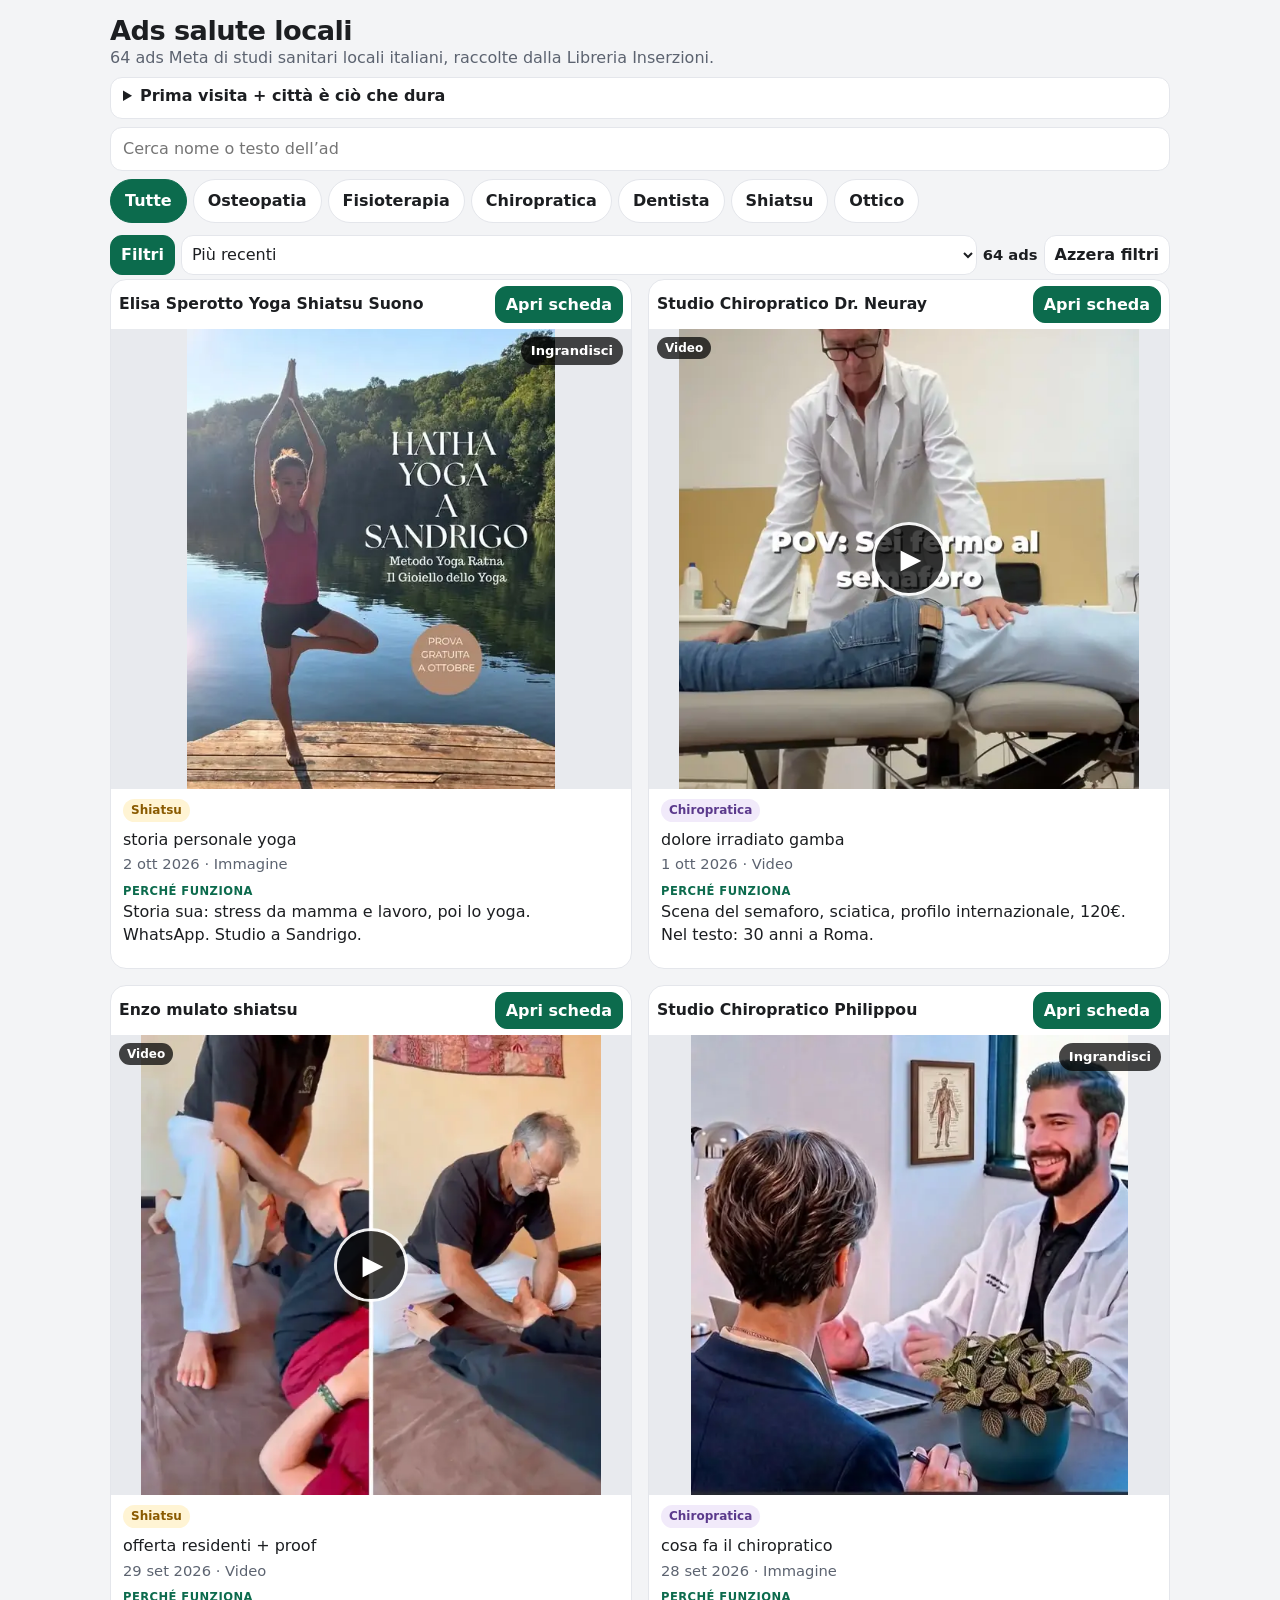
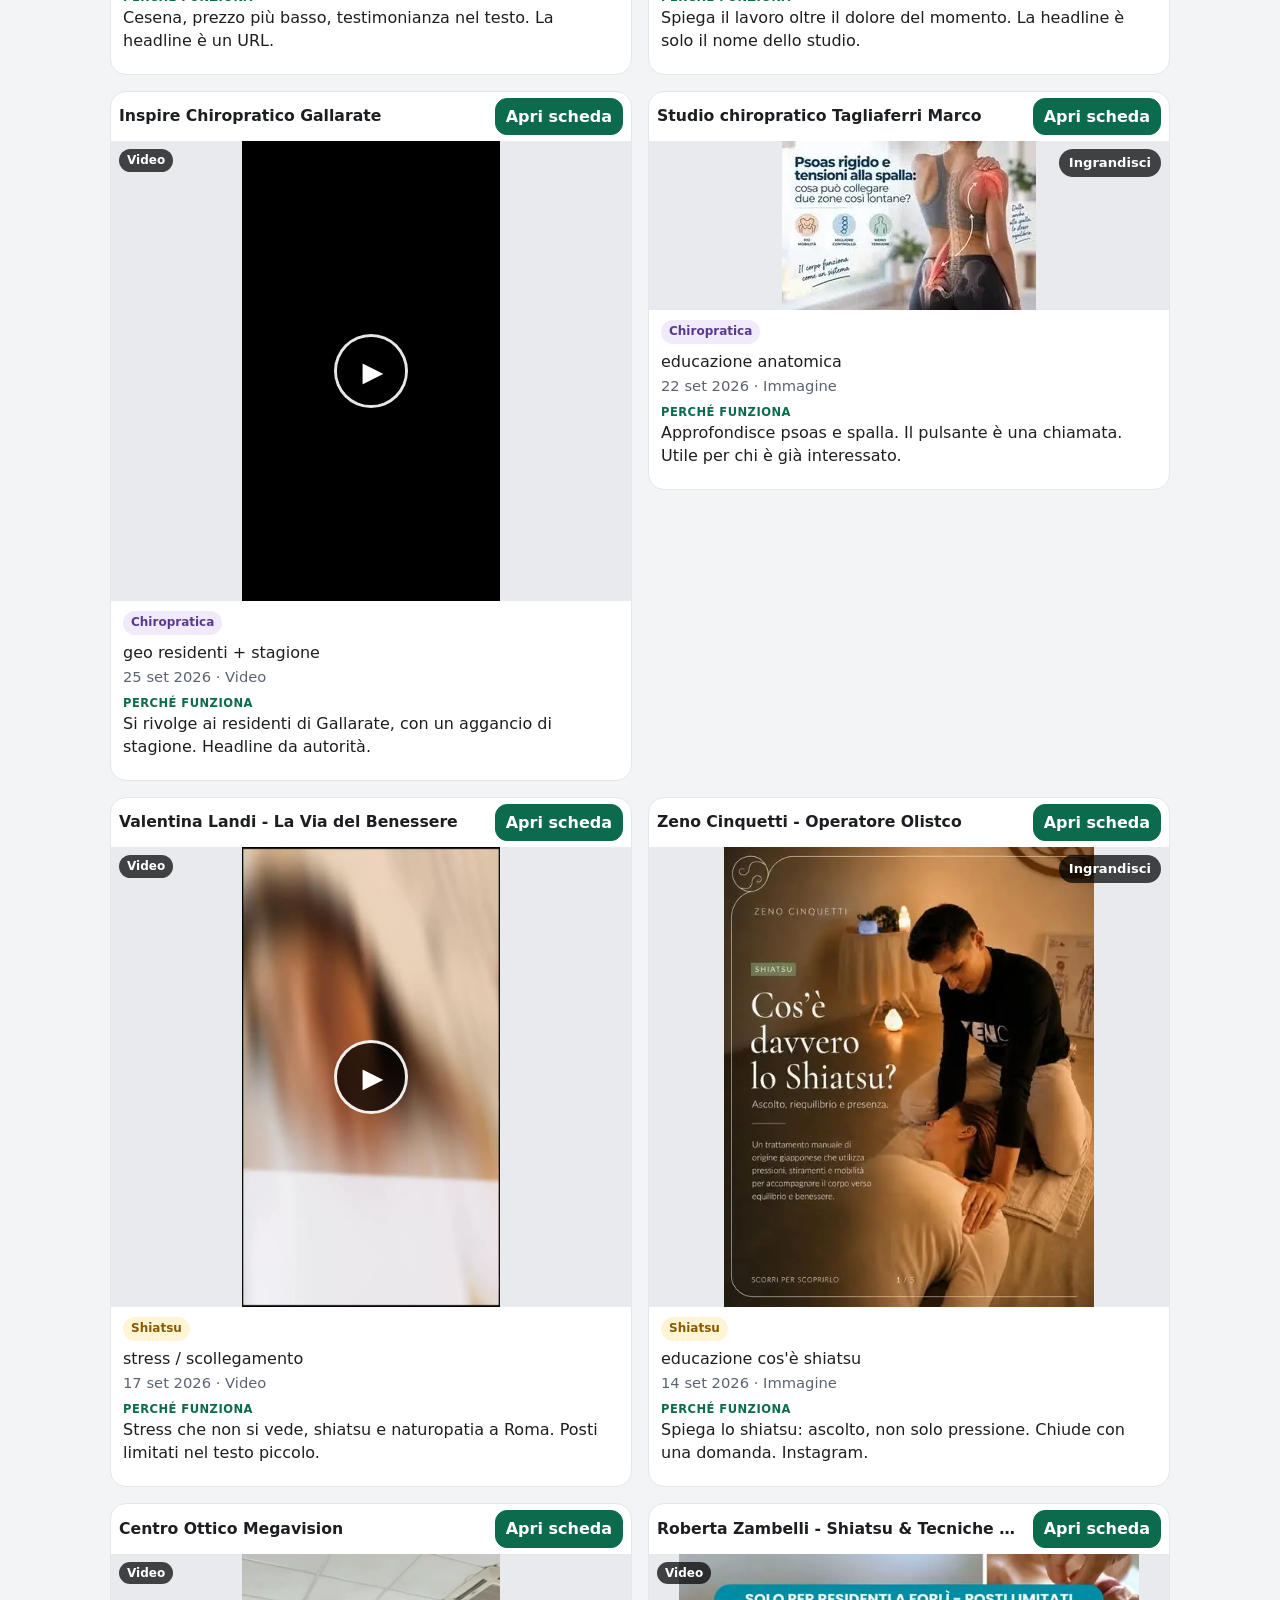
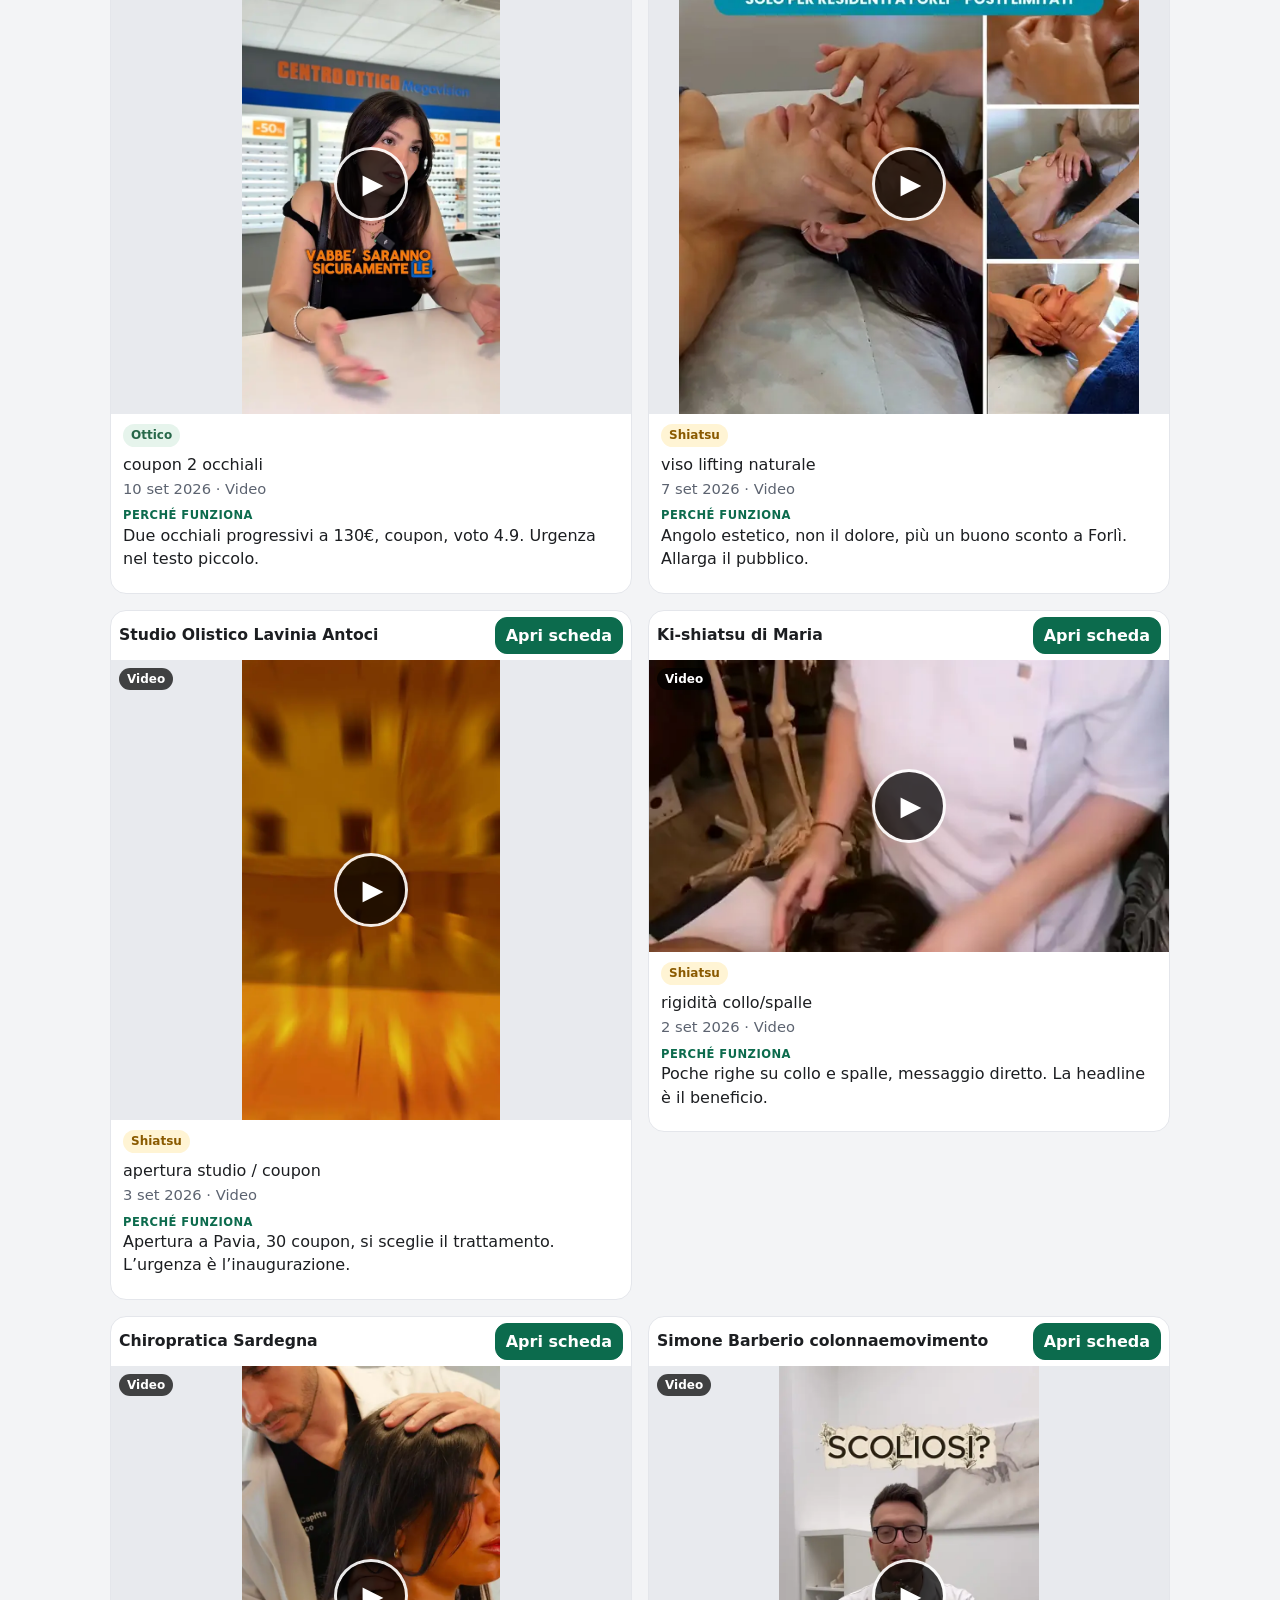
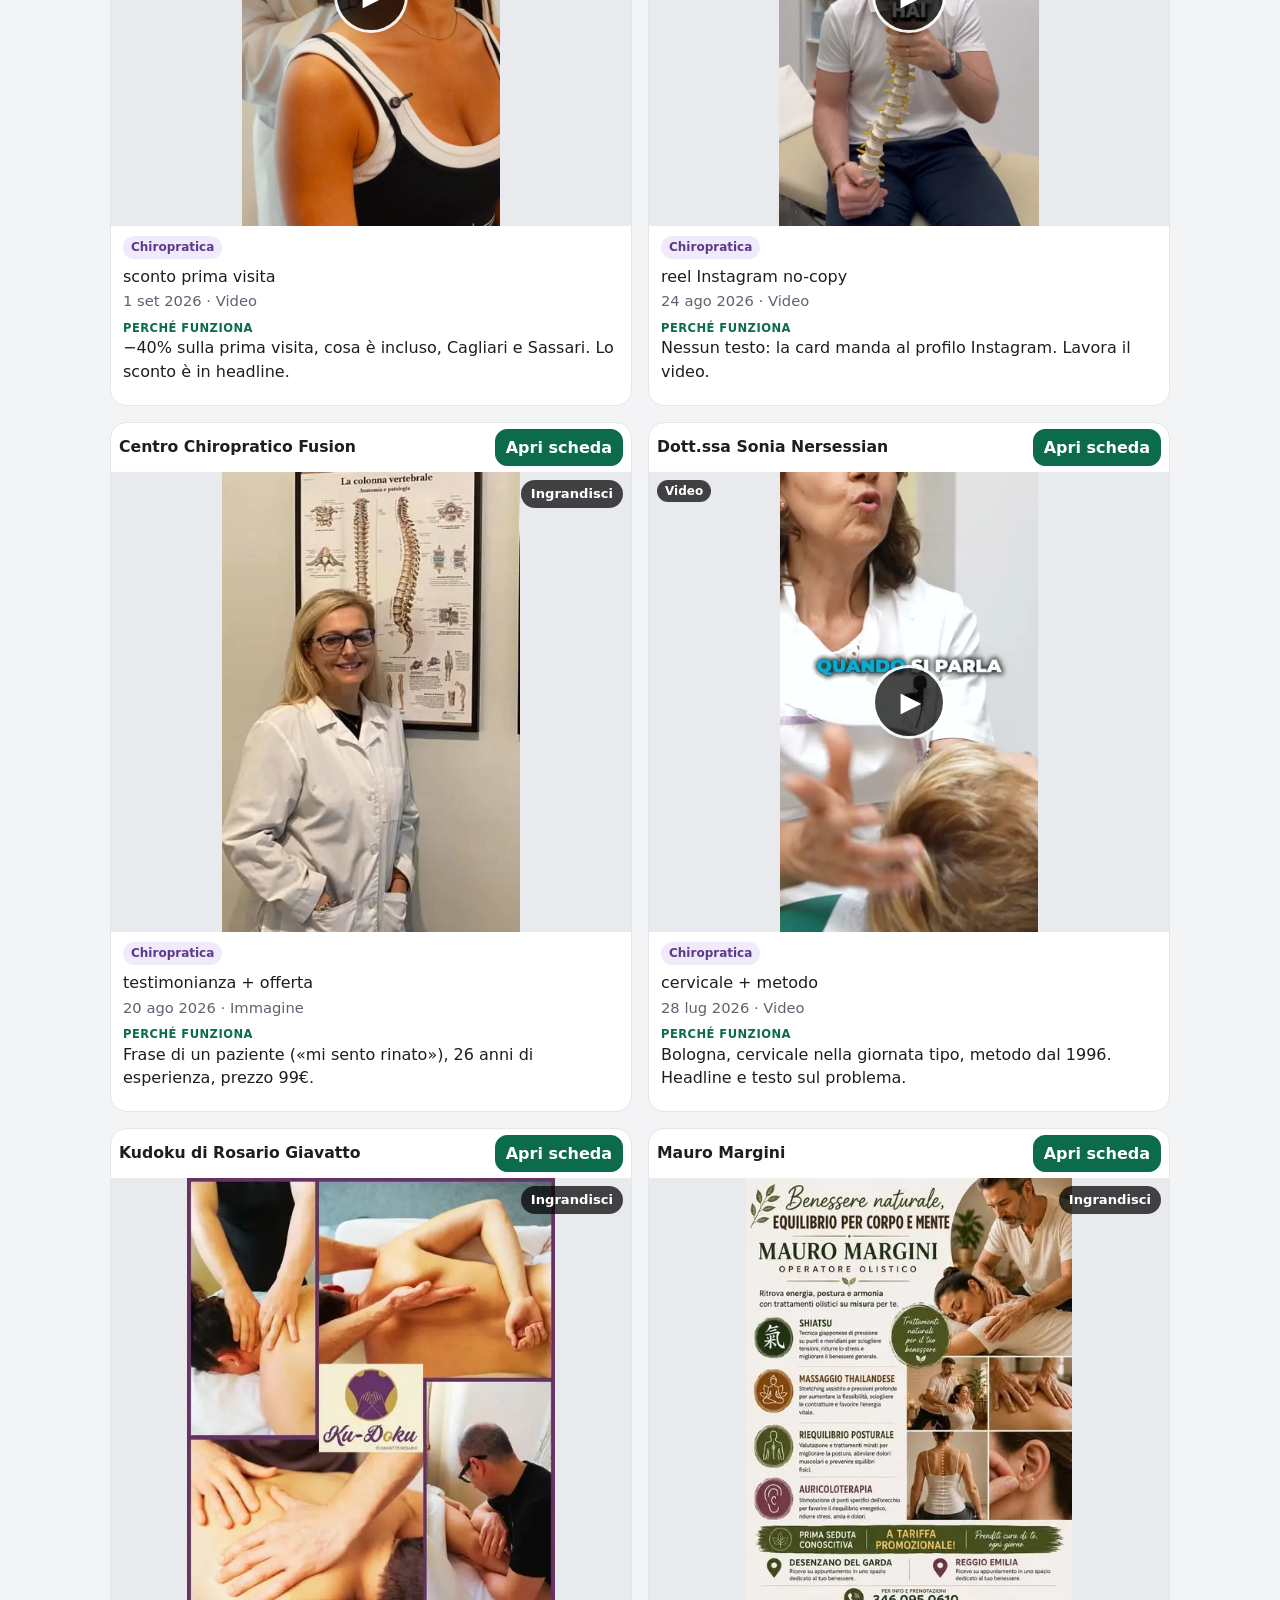
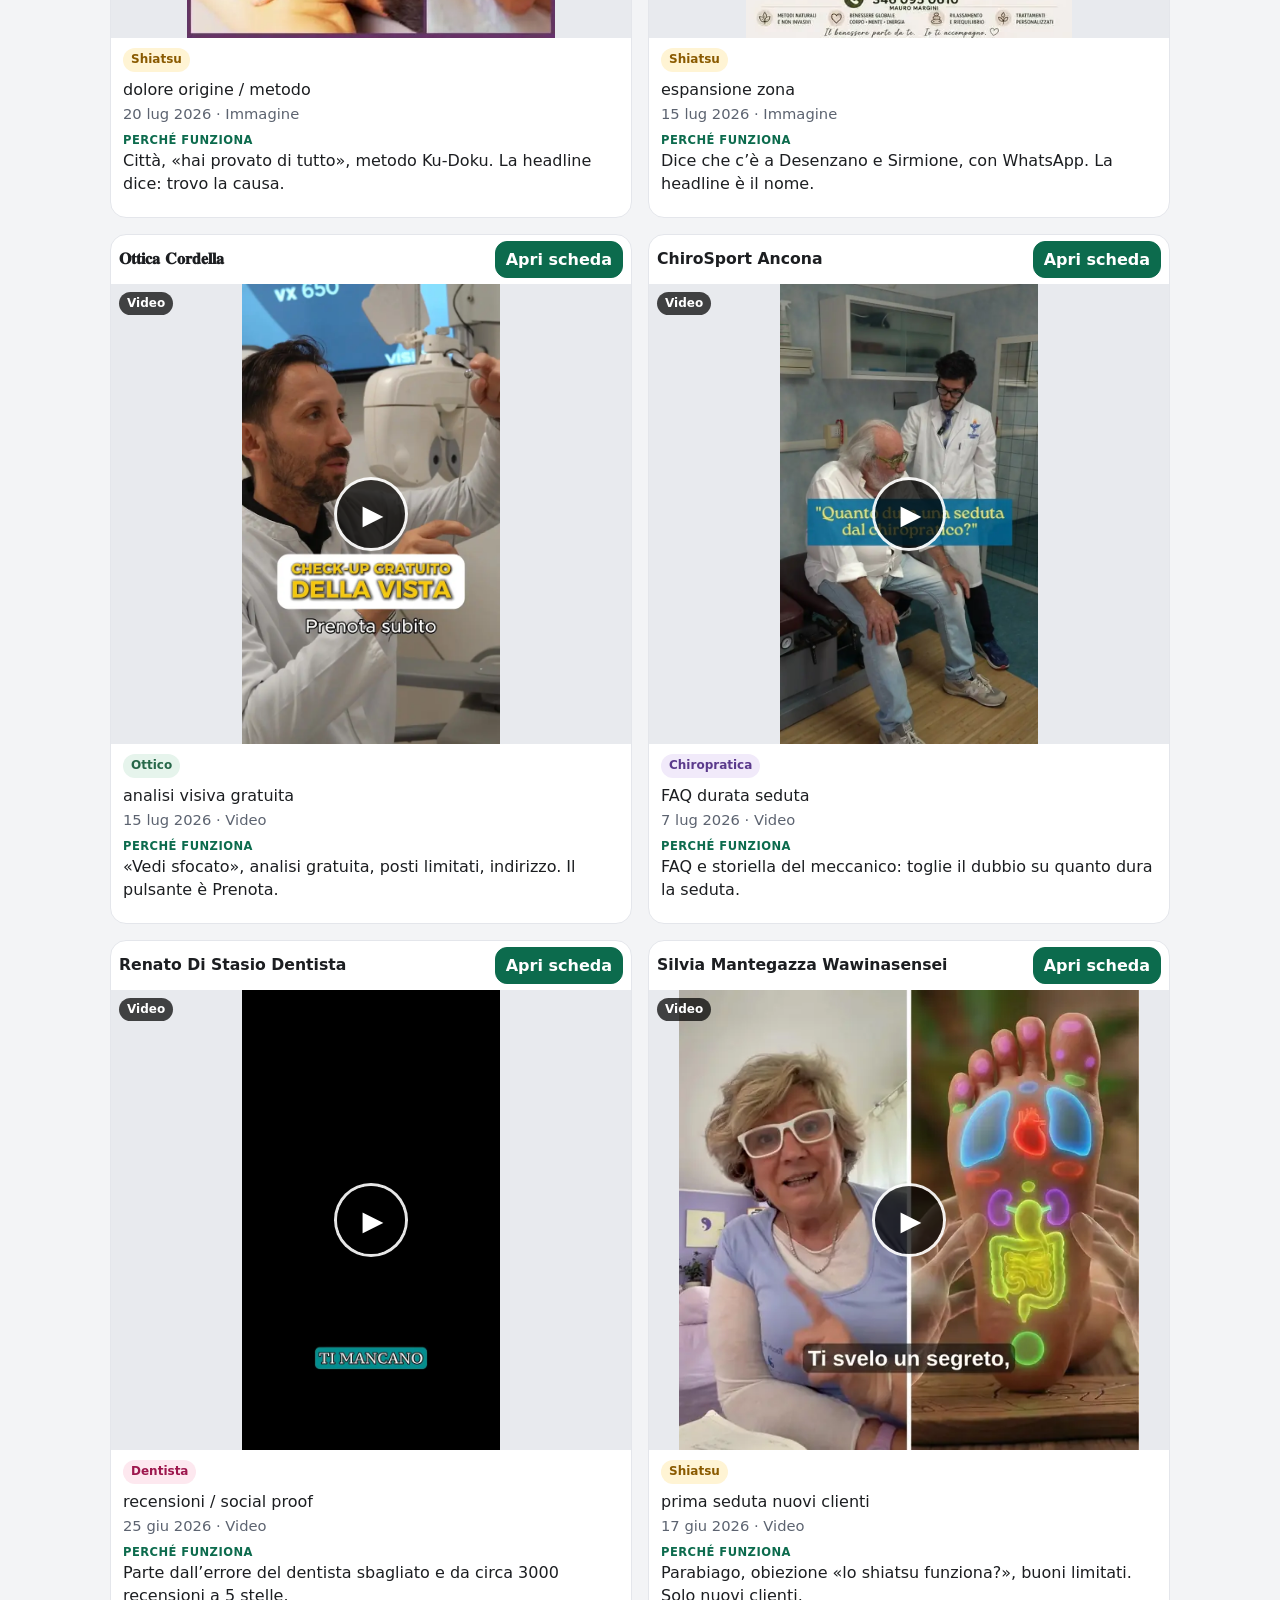
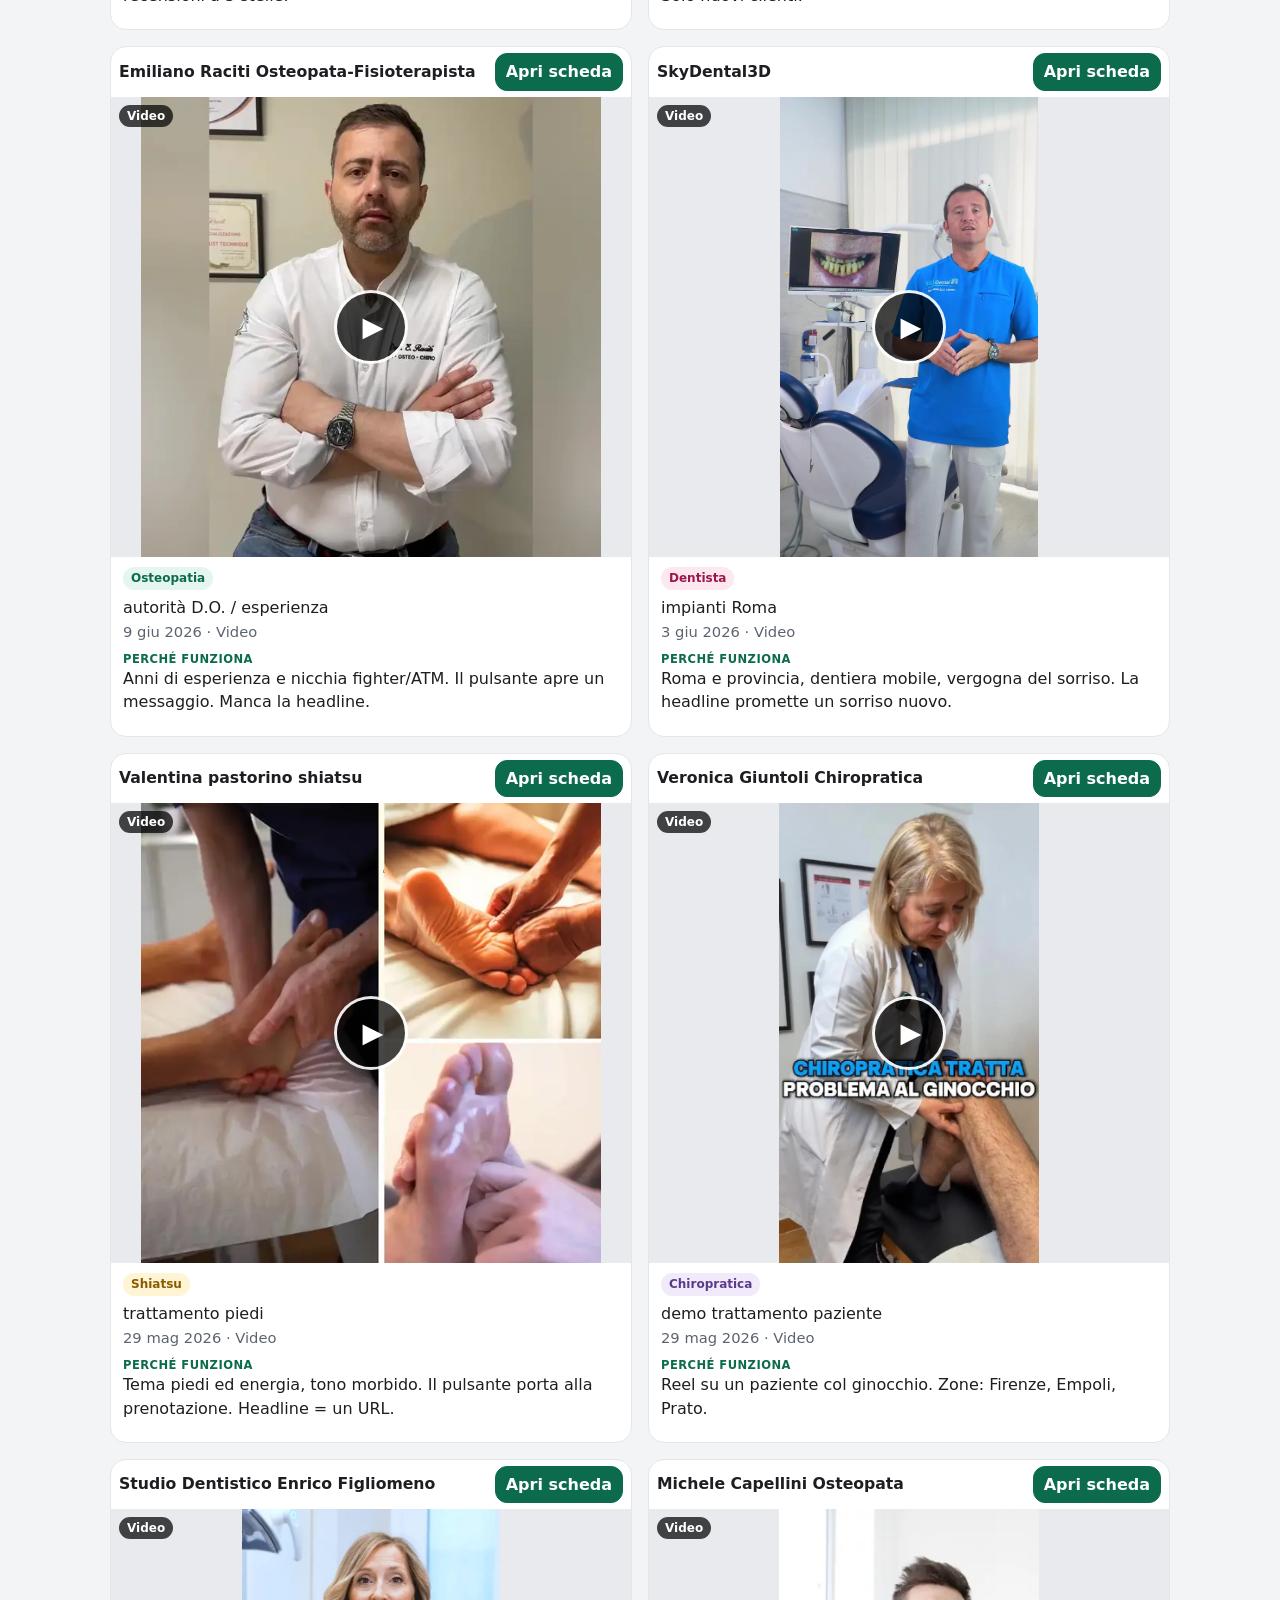
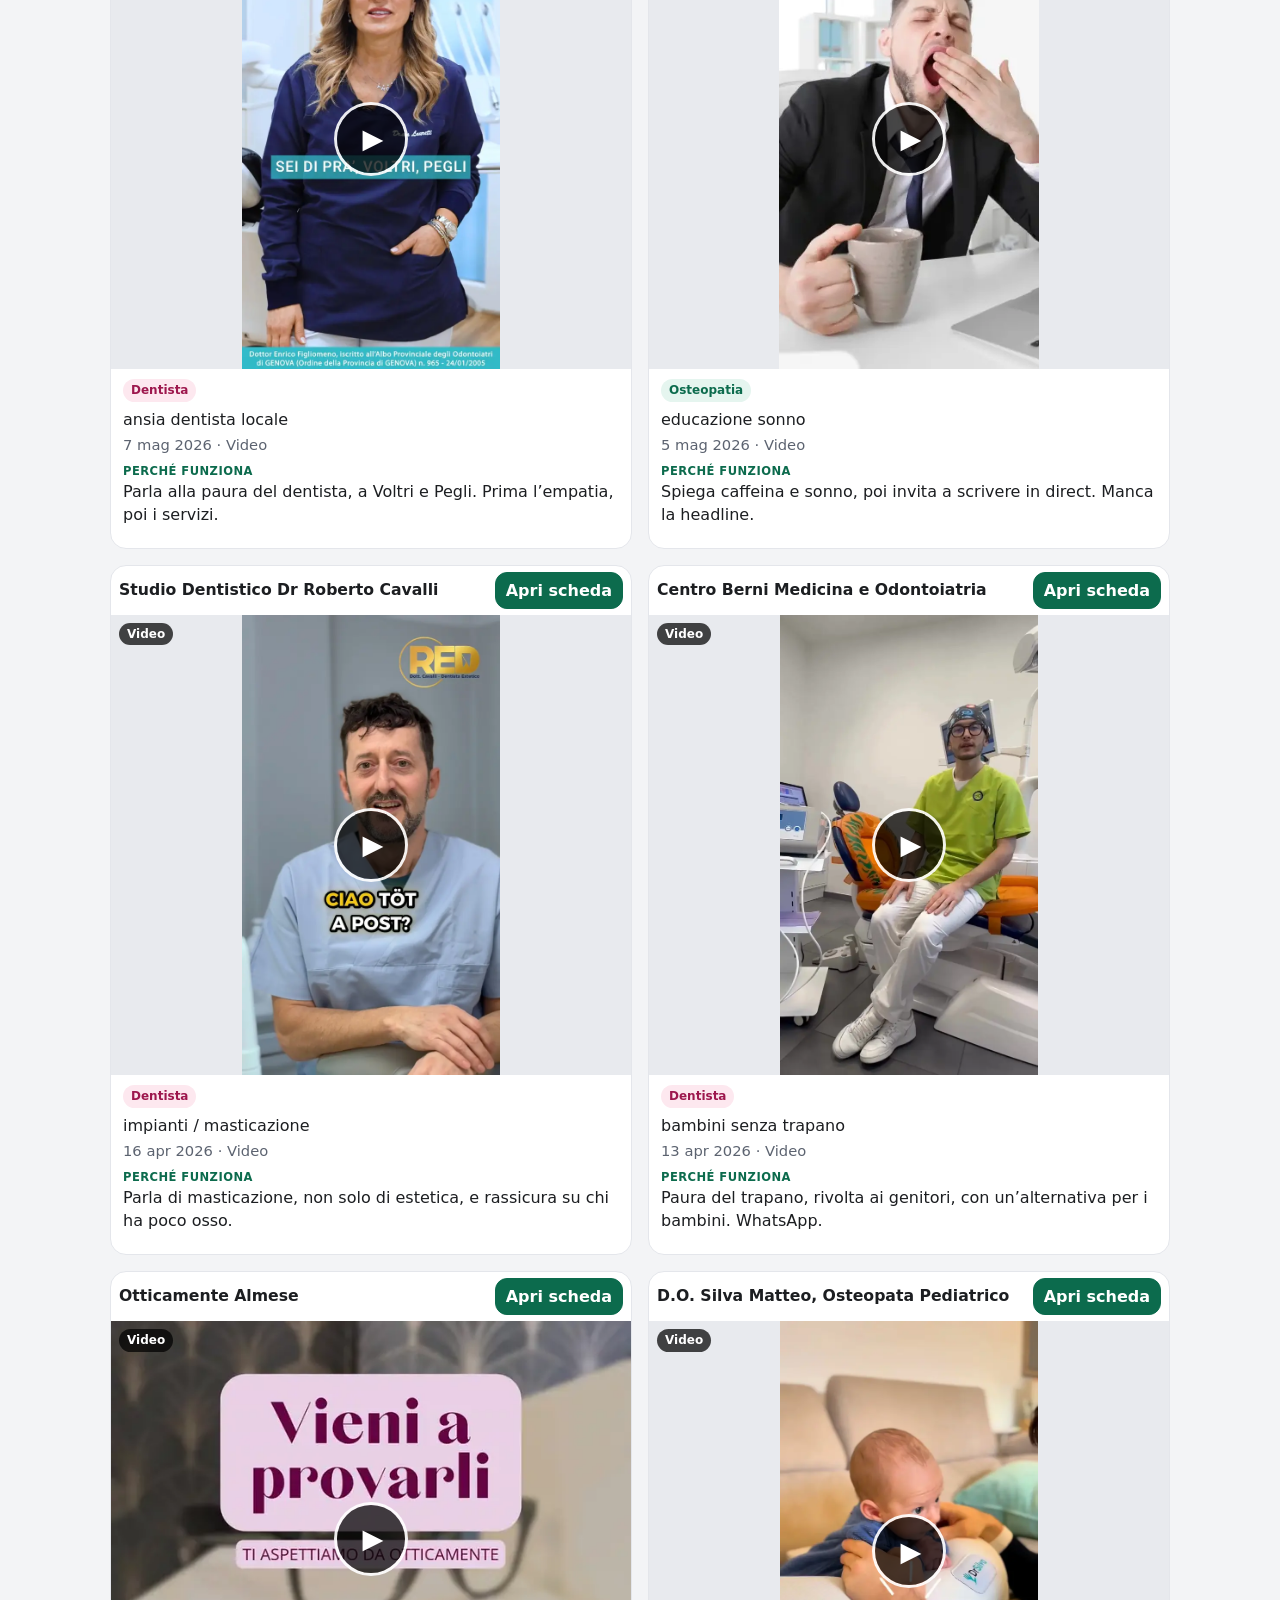
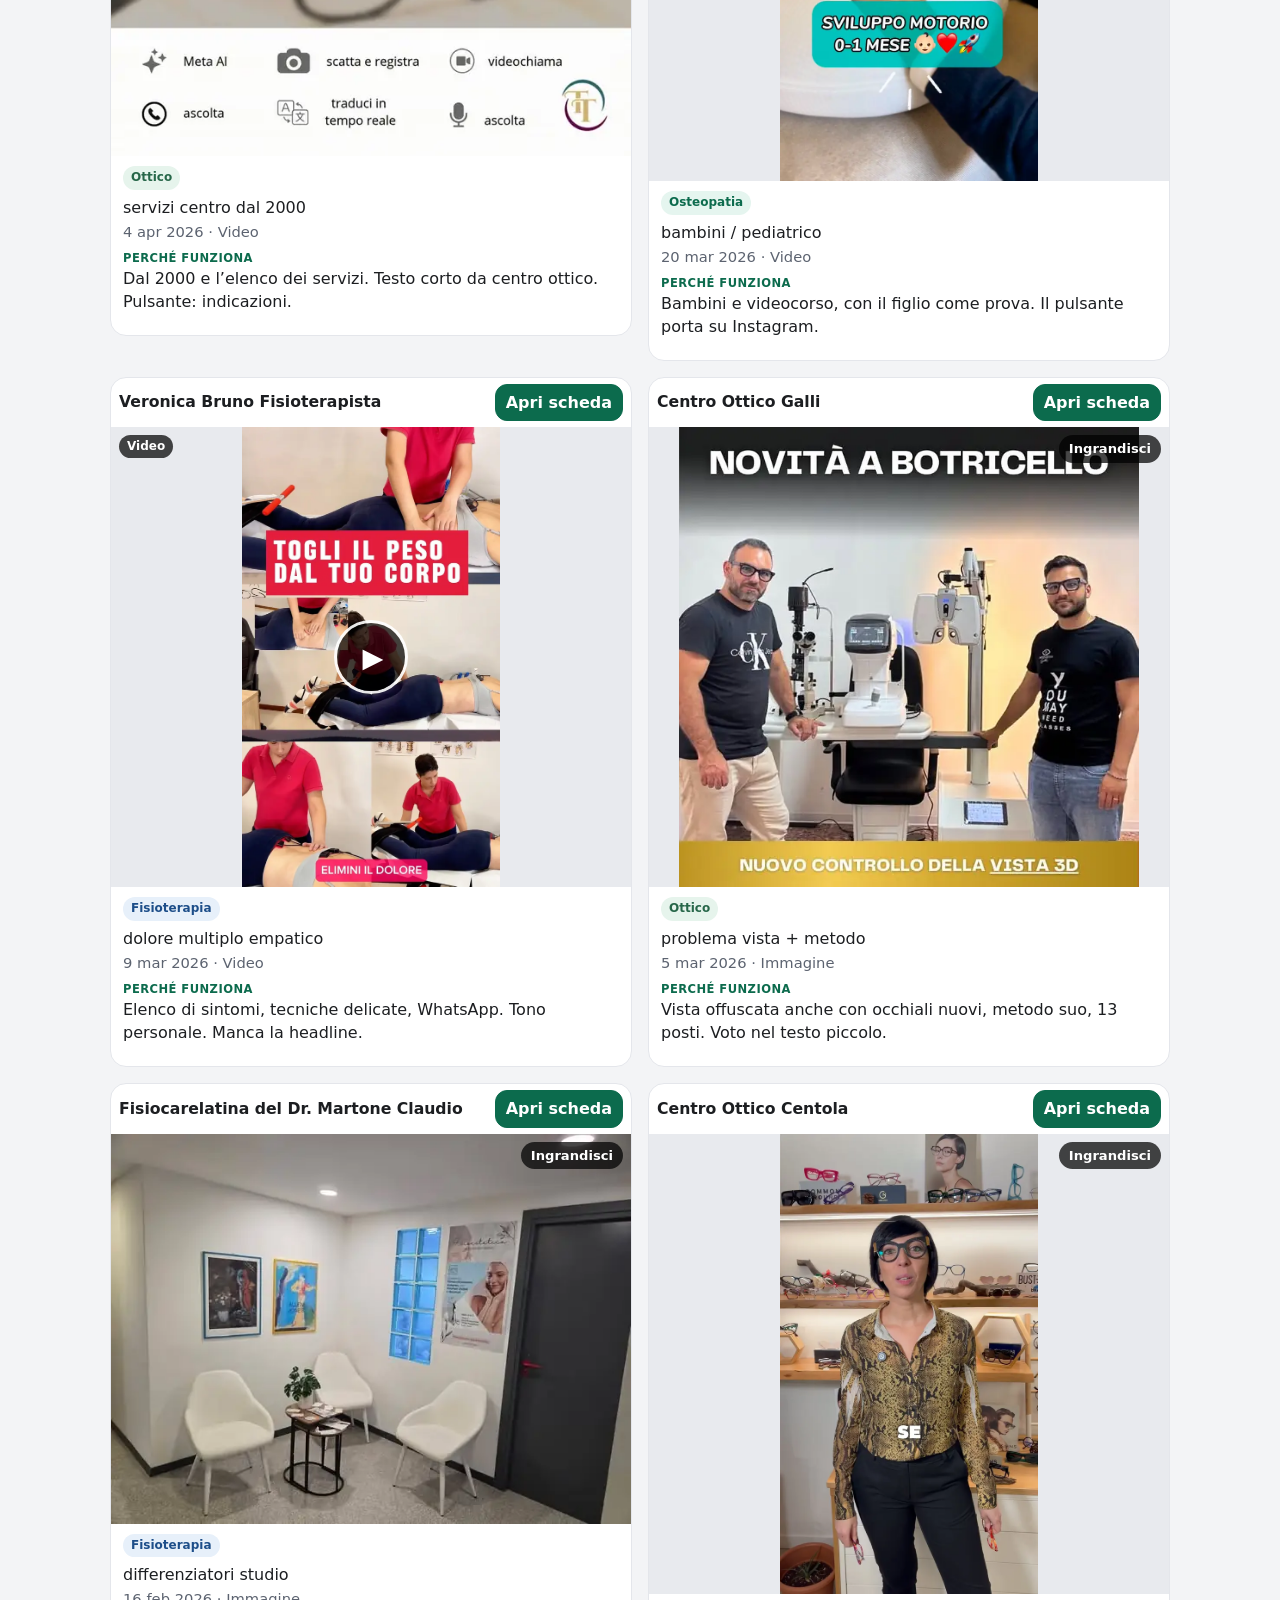
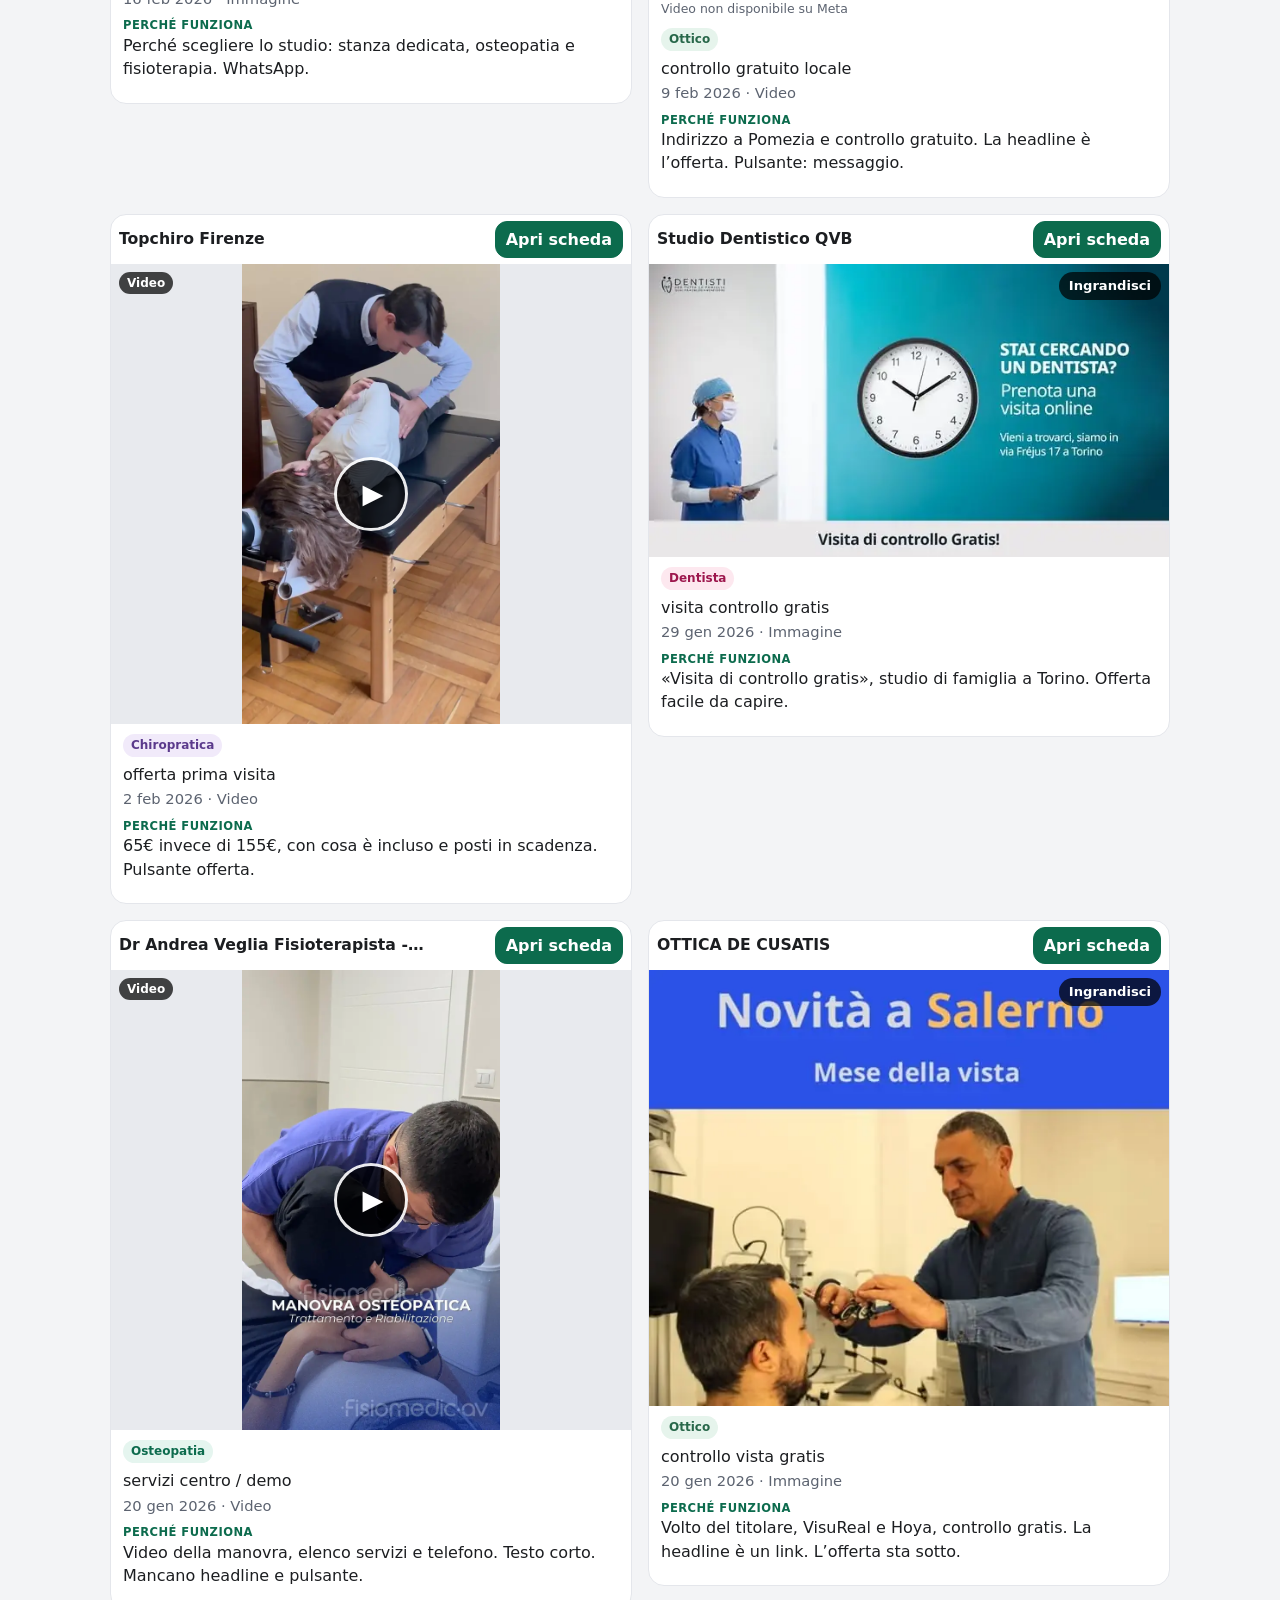
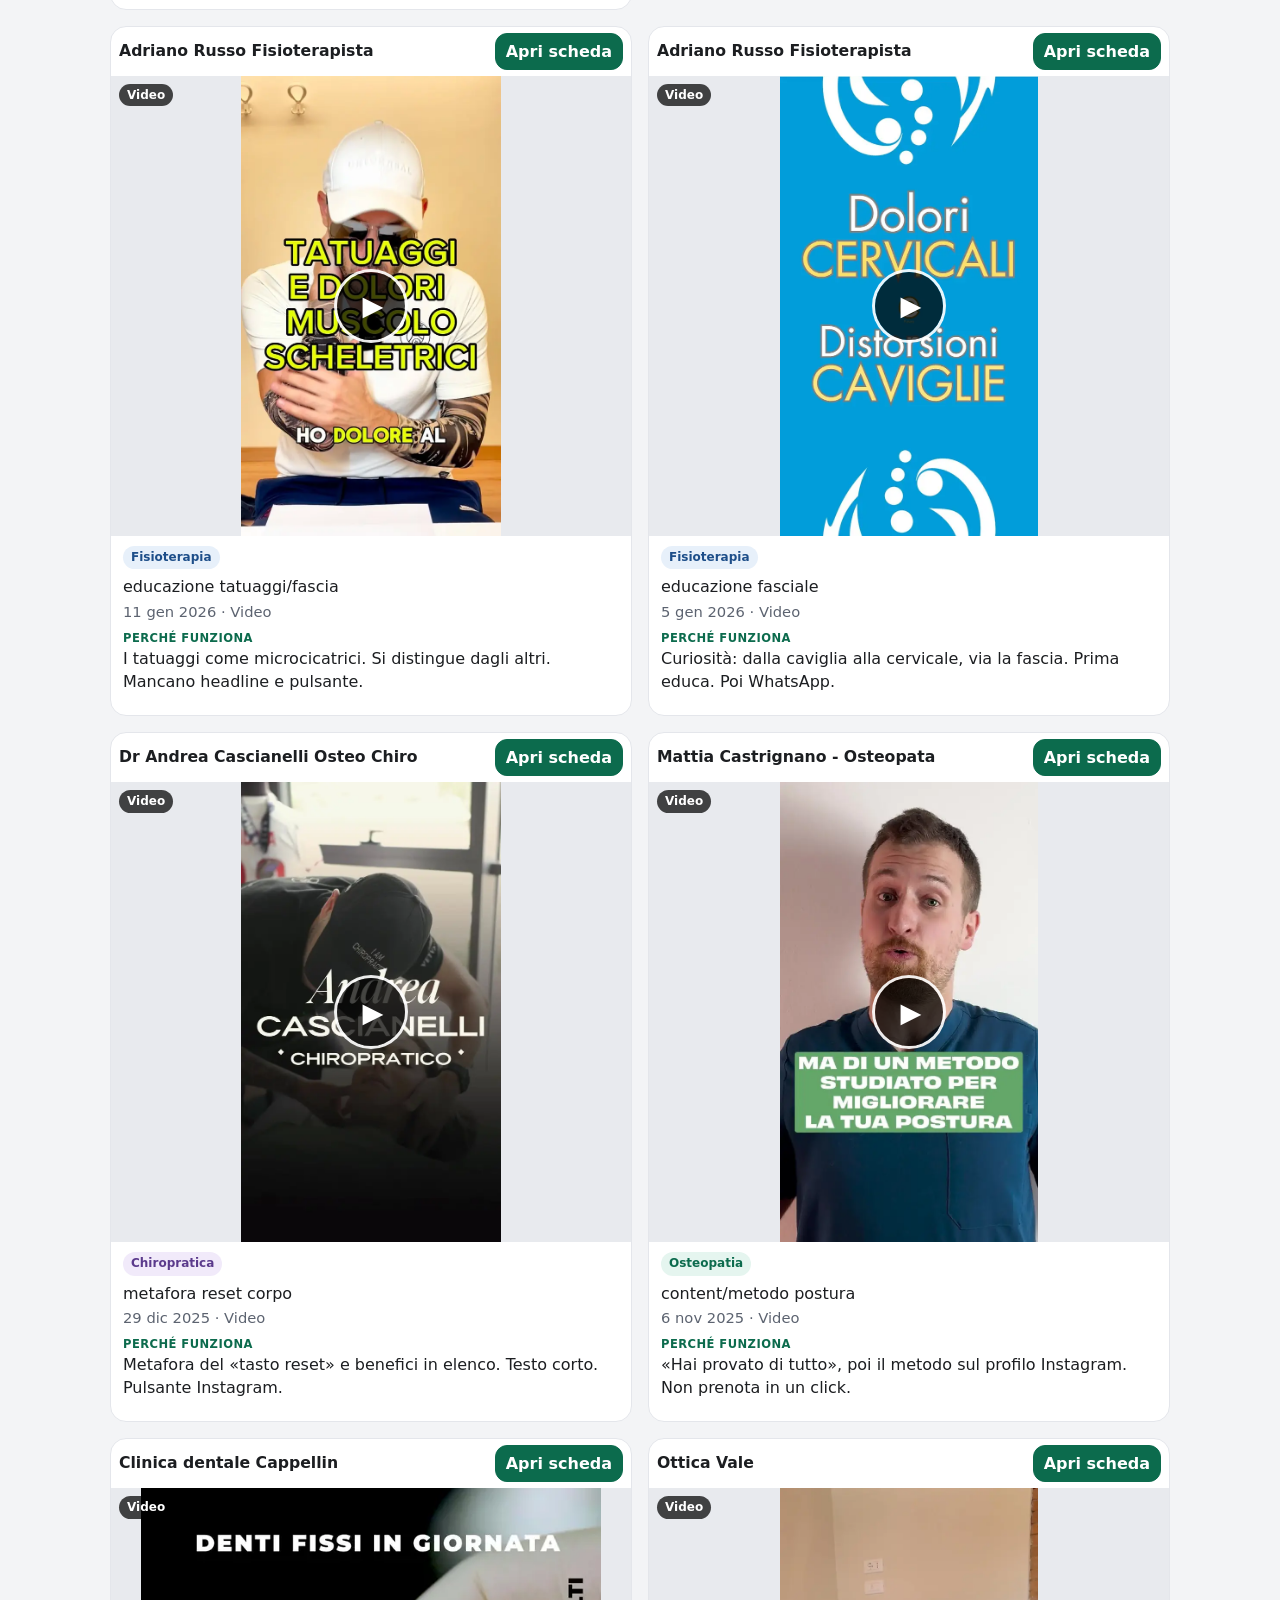
<file: index.html>
<!DOCTYPE html>
<html lang="it">
<head>
<meta charset="utf-8">
<meta name="viewport" content="width=device-width, initial-scale=1">
<title>Ads salute locali — 64 inserzioni Meta</title>
<meta name="description" content="64 ads Meta di studi sanitari locali italiani, raccolte dalla Libreria Inserzioni.">
<meta name="theme-color" content="#f3f4f6">
<link rel="icon" href="data:image/svg+xml,%3Csvg xmlns='http://www.w3.org/2000/svg' viewBox='0 0 16 16'%3E%3Crect width='16' height='16' rx='3' fill='%230c6b4d'/%3E%3C/svg%3E">
<link rel="stylesheet" href="assets/app.css">
<script src="assets/app.js" defer></script>
</head>
<body>
<a class="skip" href="#risultati">Vai alle ads</a>
<div class="wrap">
  <header class="hero">
    <h1>Ads salute locali</h1>
    <p class="lead">64 ads Meta di studi sanitari locali italiani, raccolte dalla Libreria Inserzioni.</p>
  </header>

  <details class="sintesi">
    <summary>Prima visita + città è ciò che dura</summary>
    <ul>
      <li>15 ads su 64 restano accese a lungo (dal 2022–2024, o almeno 16 mesi). Non è una metrica Meta.</li>
      <li>Il tema più usato è l’offerta prima visita (13), poi autorità e metodo (12).</li>
      <li>I dentisti longevi puntano sui bambini, oppure su un branding cortissimo tenuto per anni.</li>
      <li>Lo schema che dura: città in headline, prezzo, posti limitati.</li>
      <li>Da provare: dolore + città, prima visita con cosa include, metodo con dei numeri. I reel solo educativi dopo.</li>
    </ul>
  </details>

  <div class="controls">
    <input id="q" type="search" placeholder="Cerca nome o testo dell’ad" aria-label="Cerca nome o testo" autocomplete="off" enterkeyhint="search">

    <div class="chips" role="group" aria-label="Categoria">
      <button type="button" data-chip="cat" data-value="" aria-pressed="true">Tutte</button>
      <button type="button" data-chip="cat" data-value="osteopatia">Osteopatia</button>
      <button type="button" data-chip="cat" data-value="fisioterapia">Fisioterapia</button>
      <button type="button" data-chip="cat" data-value="chiropratica">Chiropratica</button>
      <button type="button" data-chip="cat" data-value="dentista">Dentista</button>
      <button type="button" data-chip="cat" data-value="shiatsu">Shiatsu</button>
      <button type="button" data-chip="cat" data-value="ottico">Ottico</button>
    </div>

    <div class="tools">
      <div class="tools-row">
        <button type="button" id="filtri-btn" aria-expanded="false" aria-controls="panel">Filtri</button>
        <label class="sort">
          <span class="sr">Ordina</span>
          <select id="ordine" aria-label="Ordina">
            <option value="recenti">Più recenti</option>
            <option value="vecchie">Più vecchie</option>
            <option value="longevi">Longevità</option>
            <option value="nome">A–Z</option>
          </select>
        </label>
        <p id="count" class="count" aria-live="polite">Carico…</p>
        <button type="button" id="azzera">Azzera filtri</button>
      </div>
      <div id="backdrop" class="backdrop" hidden></div>
      <div id="panel" class="panel" hidden>
        <div class="panel-head">
          <h2>Altri filtri</h2>
          <button type="button" id="panel-close">Chiudi</button>
        </div>
        <p id="panel-count" class="panel-count"></p>
        <label class="switch">
          <input type="checkbox" id="longevo">
          <span>Solo longevi</span>
        </label>
        <p class="hint">In aria dal 2022–2024, o almeno 16 mesi. Non è un dato ufficiale Meta.</p>
        <fieldset>
          <legend>Formato</legend>
          <div class="chips">
            <button type="button" data-chip="formato" data-value="" aria-pressed="true">Tutti</button>
            <button type="button" data-chip="formato" data-value="video">Video</button>
            <button type="button" data-chip="formato" data-value="image">Immagine</button>
            <button type="button" data-chip="formato" data-value="carousel">Carosello</button>
          </div>
          <p class="hint">Video, immagine o carosello. Post o storie non sono nel dato: se l’immagine è verticale, la scheda la mostra come storia.</p>
        </fieldset>
        <label class="lbl">Tema
          <select id="tema" data-all="Tutti i temi"></select>
        </label>
        <label class="lbl">Angolo
          <select id="angolo" data-all="Tutti gli angoli"></select>
        </label>
        <button type="button" id="azzera-panel" class="azzera-block">Azzera filtri</button>
      </div>
    </div>
    <p id="active" class="active" hidden></p>
  </div>

  <main id="risultati">
    <h2 class="sr">Risultati</h2>
    <div id="grid" class="grid"><p class="empty">Carico le ads…</p></div>
  </main>
  <footer>
    <p>Sui video premi play. «Apri scheda» mostra l’ad come su Facebook, con il file originale da scaricare.</p>
  </footer>
</div>

<dialog id="detail" class="detail" aria-labelledby="detail-title">
  <div class="detail-bar">
    <h2 id="detail-title">Scheda</h2>
    <button type="button" id="dclose">Chiudi</button>
  </div>
  <div id="detail-body"></div>
</dialog>

<dialog id="viewer" class="viewer" aria-label="Creatività a schermo intero">
  <div class="viewer-bar">
    <p id="vcount"></p>
    <button type="button" id="vclose">Chiudi</button>
  </div>
  <button type="button" id="vprev" class="varrow varrow-prev" aria-label="Ad precedente">‹</button>
  <div id="vstage" class="vstage">
    <img id="vimg" alt="">
  </div>
  <button type="button" id="vnext" class="varrow varrow-next" aria-label="Ad successiva">›</button>
  <div class="viewer-tools">
    <button type="button" id="vzout" aria-label="Riduci">−</button>
    <button type="button" id="vzin" aria-label="Ingrandisci">+</button>
    <p class="vhint"><span class="mob">Pizzica per zoom · scorri per cambiare</span><span class="desk">Clic o scroll per zoom · frecce per cambiare</span></p>
  </div>
</dialog>
</body>
</html>
</file>
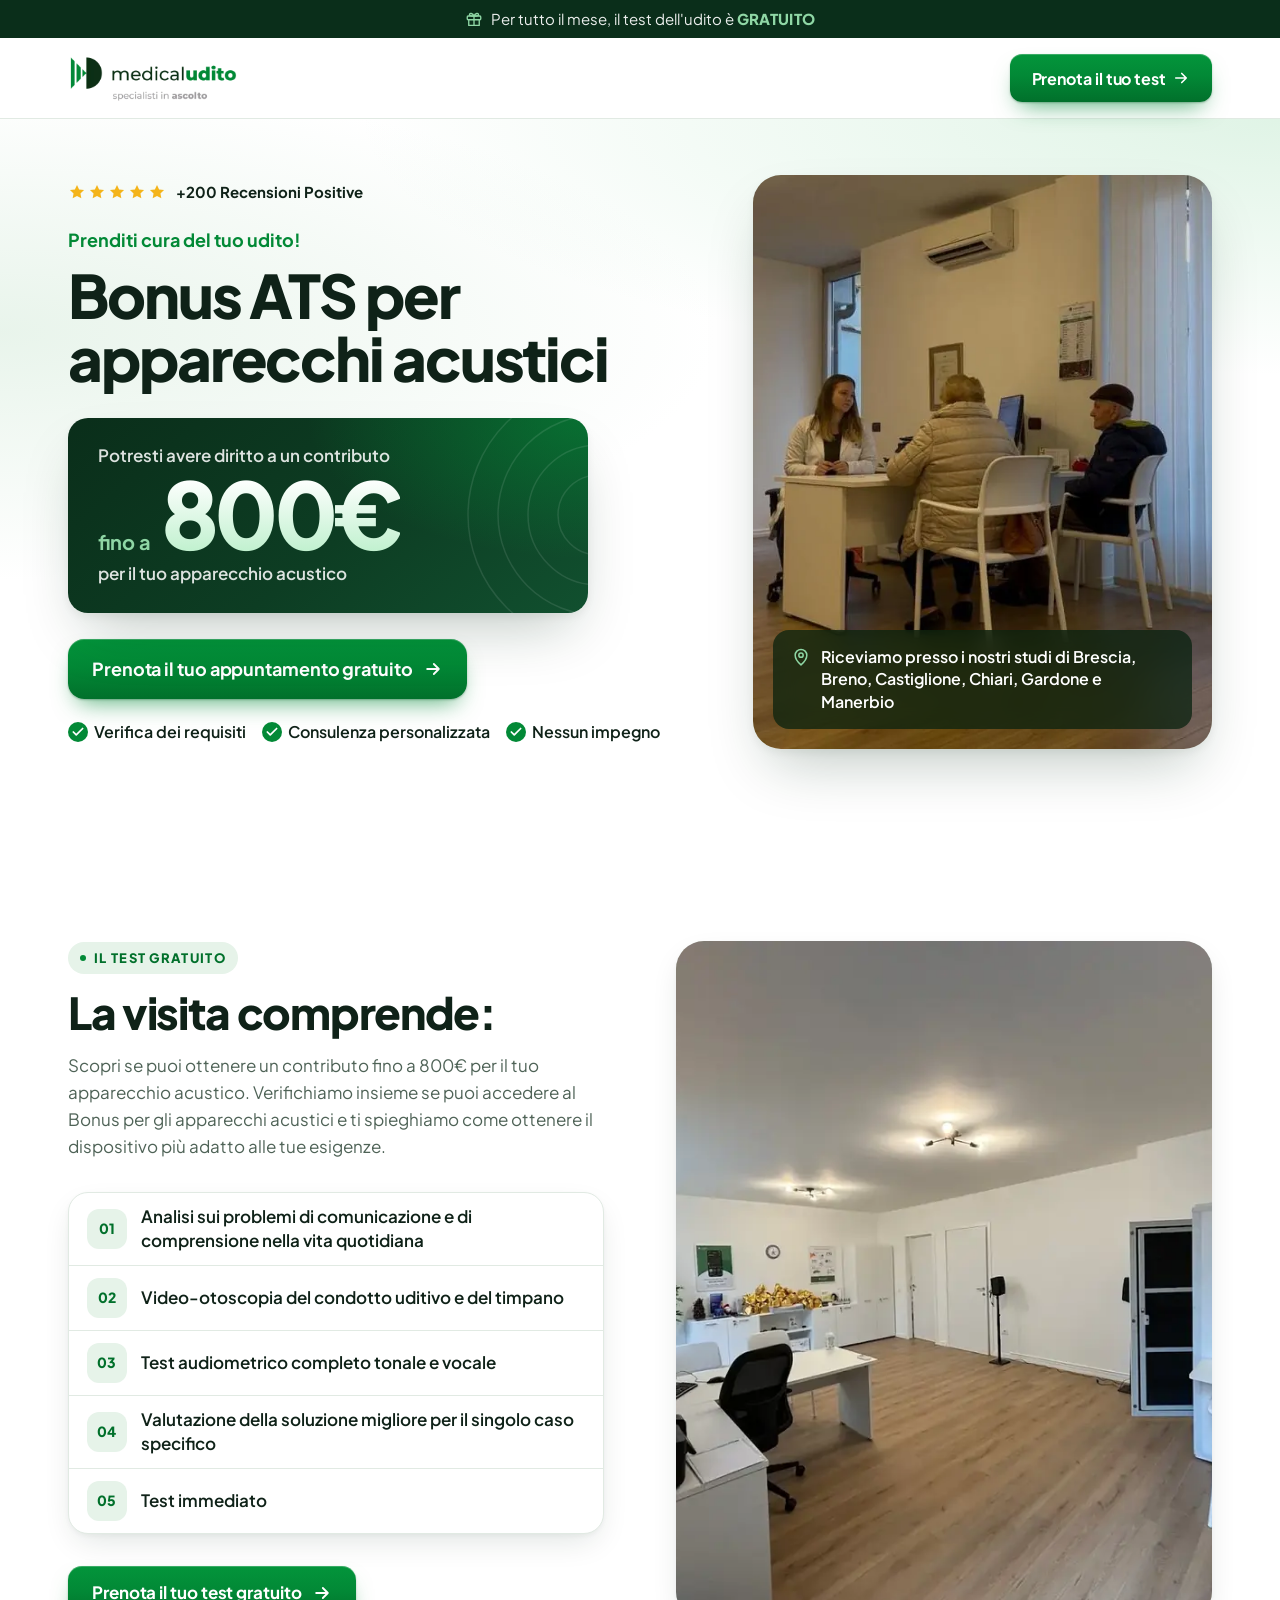
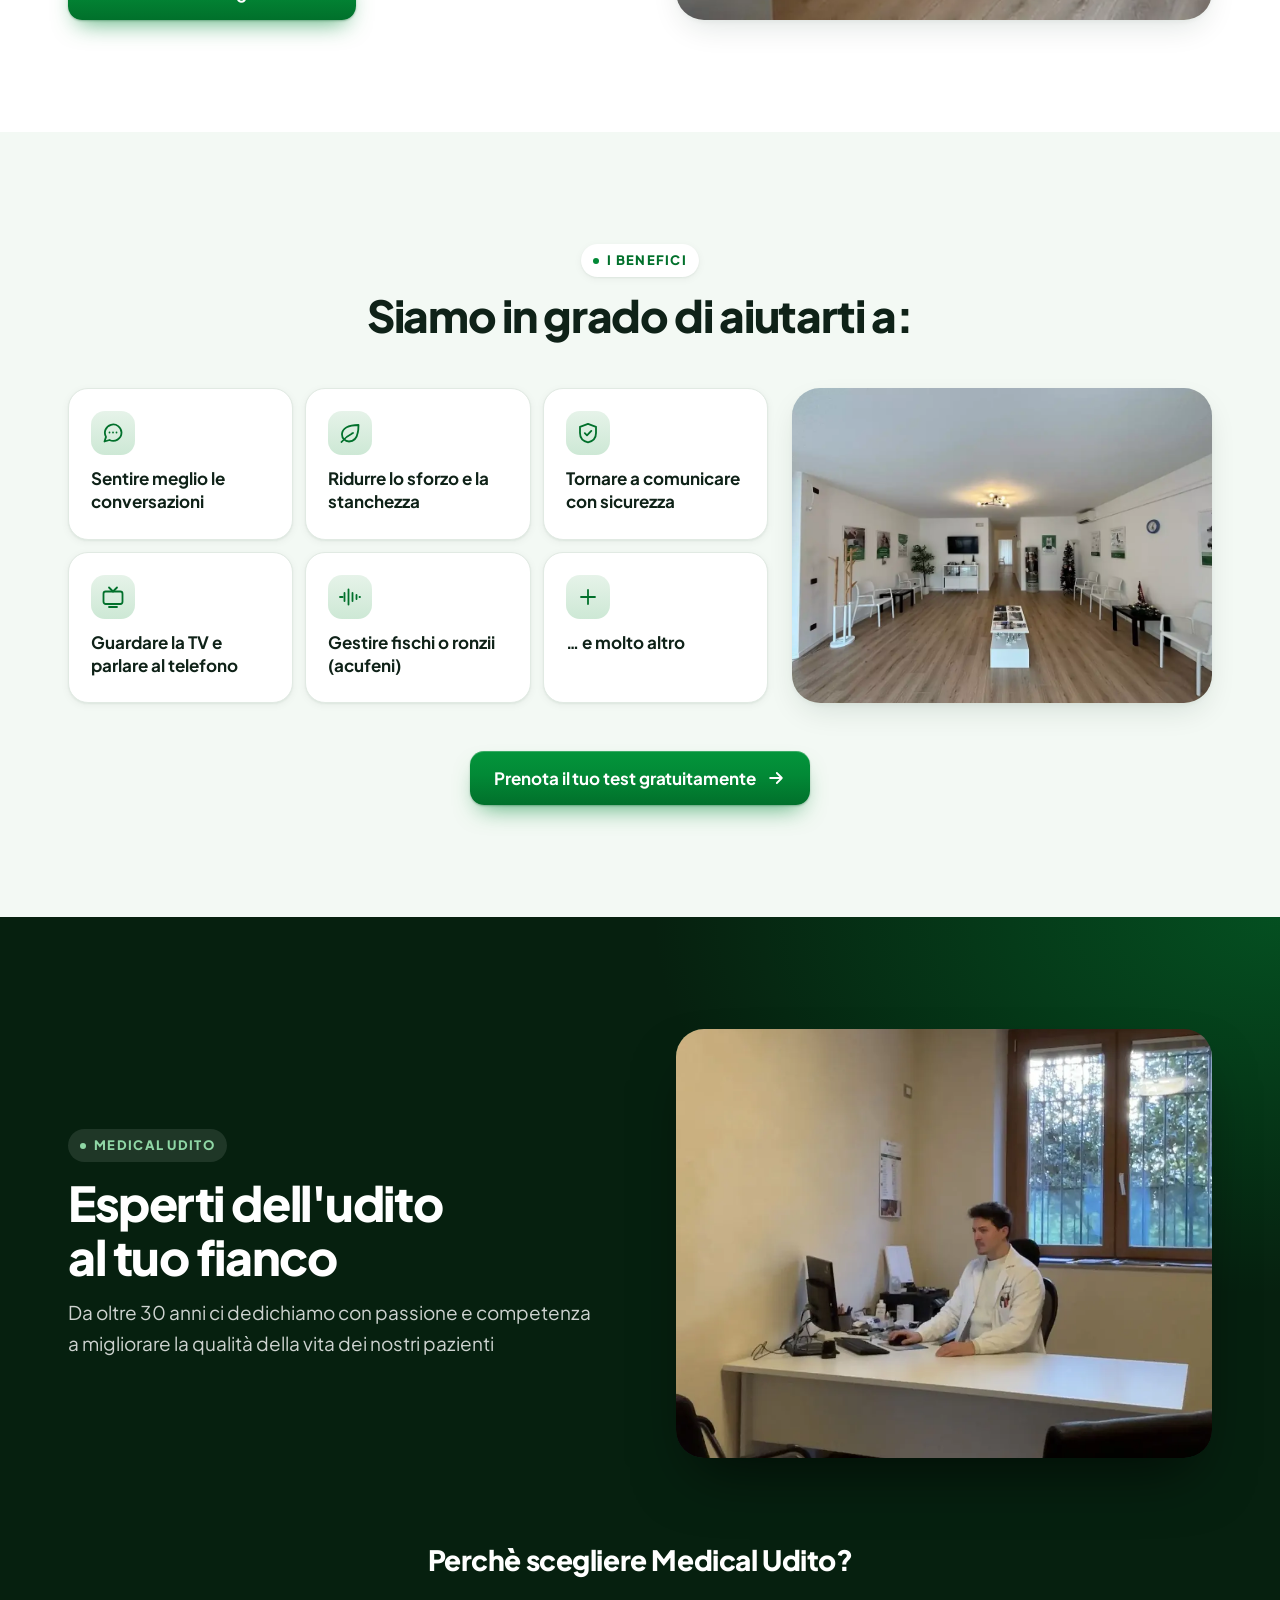
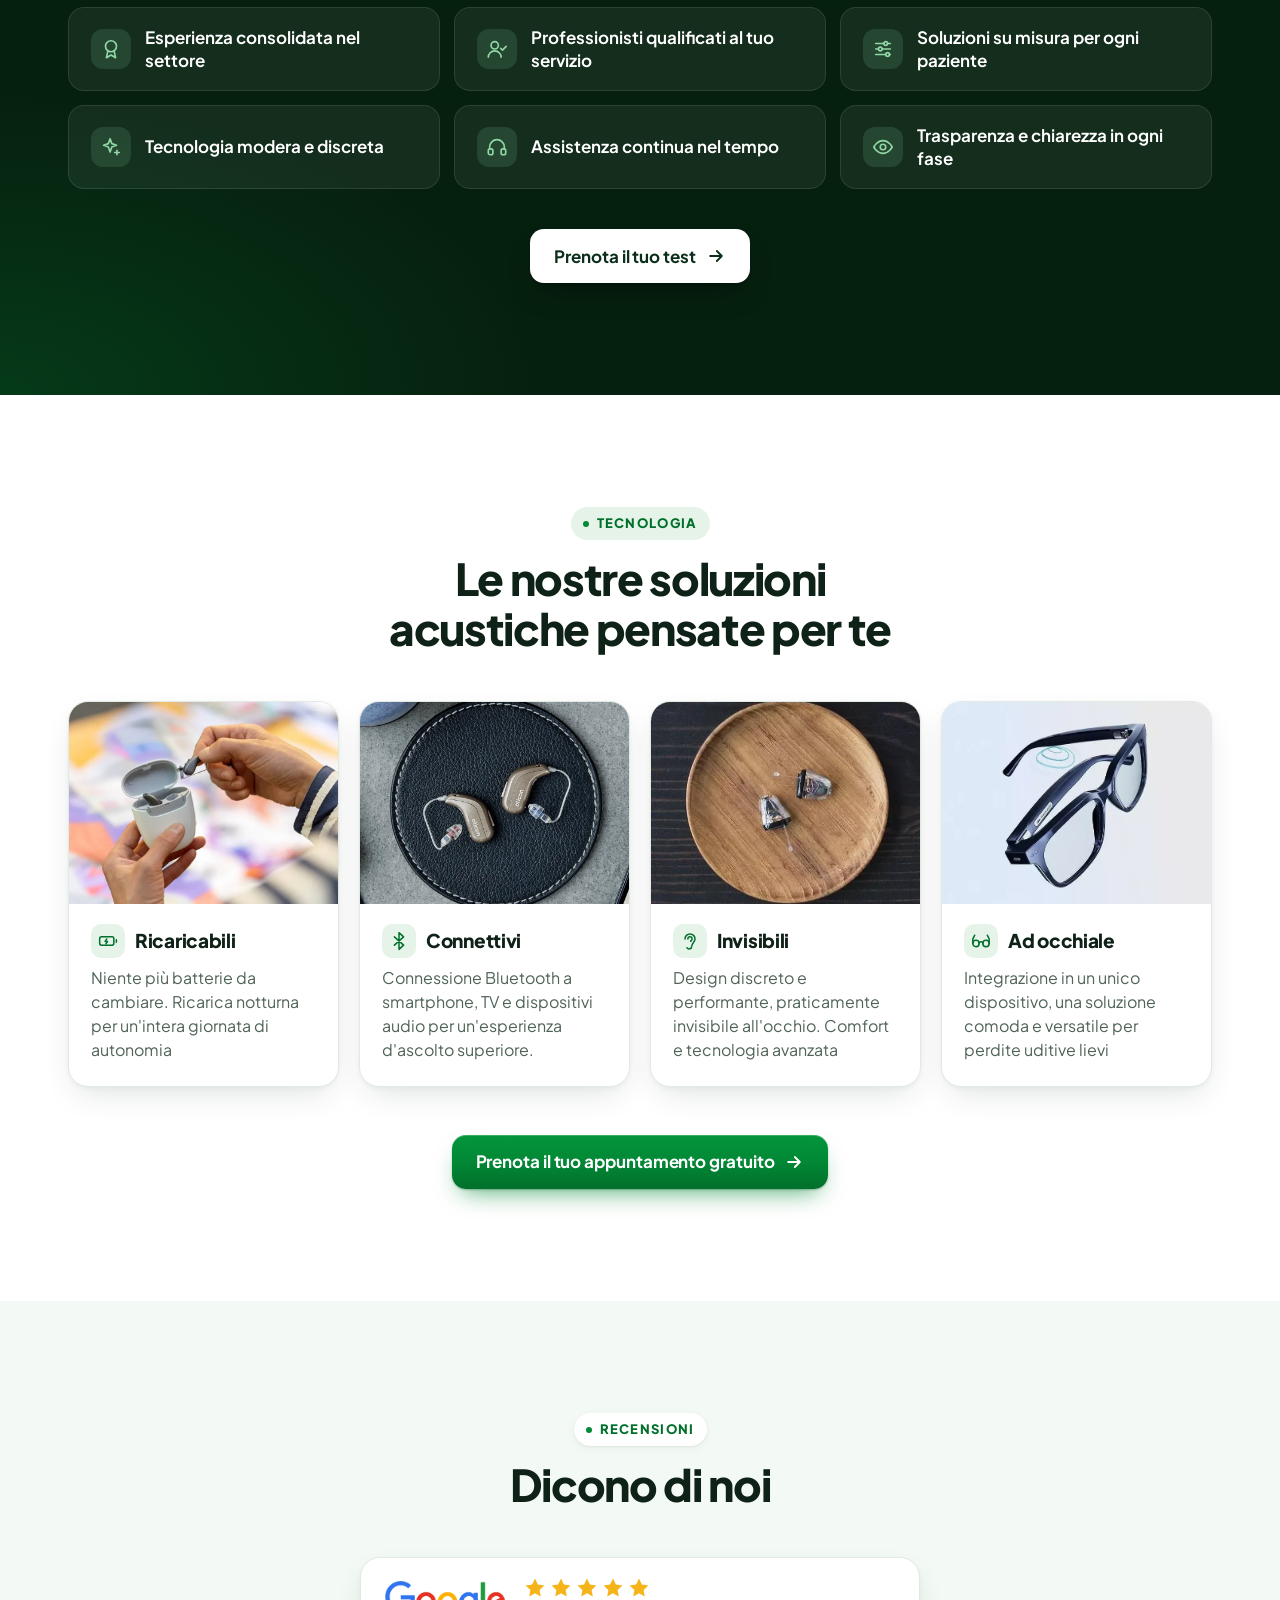
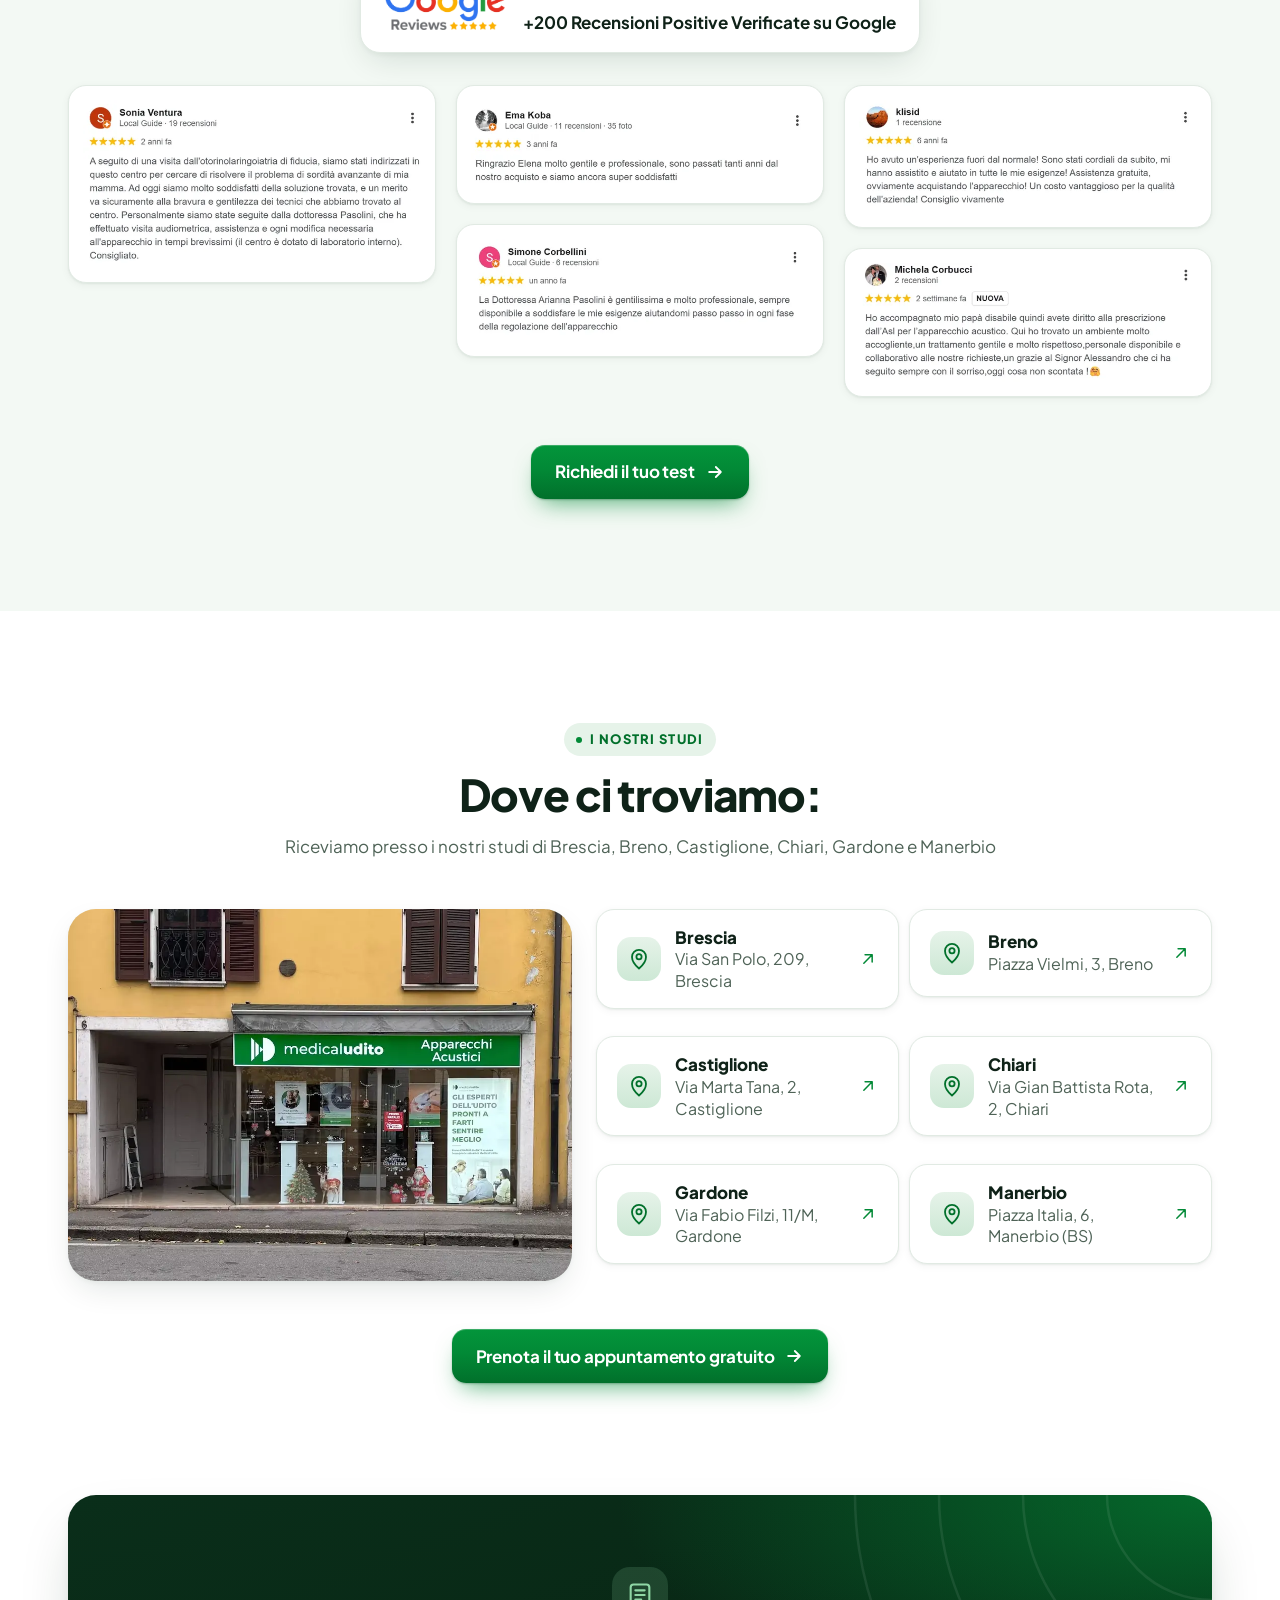
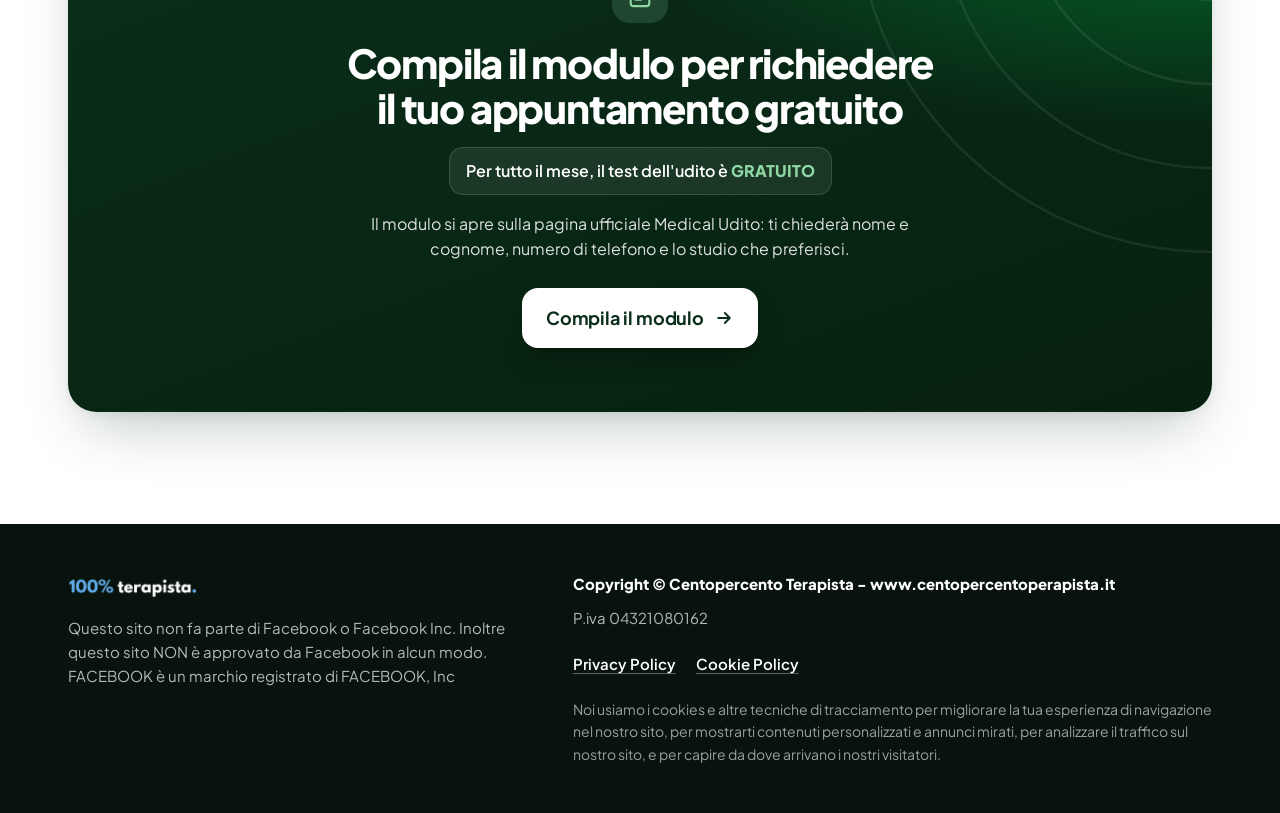
<file: medical-udito-ats-bonus/index.html>
<!DOCTYPE html>
<html lang="it">
<head>
  <meta charset="utf-8">
  <meta name="viewport" content="width=device-width, initial-scale=1, viewport-fit=cover">
  <meta name="robots" content="noindex">
  <title>Medical Udito Manerbio - ATS</title>
  <meta name="description" content="Potresti avere diritto a un contributo fino a 800€ per il tuo apparecchio acustico. Per tutto il mese, il test dell'udito è GRATUITO.">
  <meta name="theme-color" content="#0b3a22">
  <meta property="og:type" content="website">
  <meta property="og:locale" content="it_IT">
  <meta property="og:title" content="Medical Udito Manerbio - ATS">
  <meta property="og:description" content="Potresti avere diritto a un contributo fino a 800€ per il tuo apparecchio acustico. Per tutto il mese, il test dell'udito è GRATUITO.">
  <meta property="og:url" content="https://fuscogiuse.github.io/ads-salute-meta-library/medical-udito-ats-bonus/">
  <meta property="og:image" content="https://fuscogiuse.github.io/ads-salute-meta-library/medical-udito-ats-bonus/img/hero.webp">
  <link rel="icon" href="img/logo.webp" type="image/webp">
  <link rel="preload" href="fonts/plus-jakarta-sans-latin.woff2" as="font" type="font/woff2" crossorigin>
  <link rel="preload" href="img/hero.webp" as="image" type="image/webp" fetchpriority="high">
  <link rel="stylesheet" href="styles.css">
</head>
<body>
  <svg width="0" height="0" class="sprite" aria-hidden="true" focusable="false">
    <symbol id="i-arrow" viewBox="0 0 24 24"><path d="M5 12h14M13 6l6 6-6 6"/></symbol>
    <symbol id="i-check" viewBox="0 0 24 24"><path d="M20 6 9 17l-5-5"/></symbol>
    <symbol id="i-star" viewBox="0 0 24 24"><path d="M12 2.6l2.85 5.95 6.55.85-4.8 4.55 1.2 6.5L12 17.3l-5.8 3.15 1.2-6.5L2.6 9.4l6.55-.85z"/></symbol>
    <symbol id="i-pin" viewBox="0 0 24 24"><path d="M12 21.5s-7-6.1-7-11.6a7 7 0 0 1 14 0c0 5.5-7 11.6-7 11.6z"/><circle cx="12" cy="9.8" r="2.6"/></symbol>
    <symbol id="i-gift" viewBox="0 0 24 24"><rect x="3" y="8" width="18" height="5" rx="1.2"/><path d="M5 13v7.5h14V13M12 8v12.5M12 8c-1.5-3.8-6-4.4-6-1.8C6 8 9.5 8 12 8zm0 0c1.5-3.8 6-4.4 6-1.8C18 8 14.5 8 12 8z"/></symbol>
    <symbol id="i-chat" viewBox="0 0 24 24"><path d="M20.5 11.6a8.3 8.3 0 0 1-12 7.4L3.5 20.5l1.5-4.6a8.3 8.3 0 1 1 15.5-4.3z"/><path d="M8.5 11.5h.01M12 11.5h.01M15.5 11.5h.01"/></symbol>
    <symbol id="i-leaf" viewBox="0 0 24 24"><path d="M11 20.5A7 7 0 0 1 4 13.5c0-6.2 6-9.5 16.5-9.5 0 10.4-3.2 16.5-9.5 16.5z"/><path d="M3.5 21c3.6-4.3 7-6.8 11.5-9"/></symbol>
    <symbol id="i-shield" viewBox="0 0 24 24"><path d="M12 2.8l8 3v6.1c0 5-3.4 8.3-8 9.4-4.6-1.1-8-4.4-8-9.4V5.8z"/><path d="m8.8 12.1 2.2 2.2 4.3-4.4"/></symbol>
    <symbol id="i-tv" viewBox="0 0 24 24"><rect x="2.5" y="6.5" width="19" height="12.5" rx="2.2"/><path d="m8 2.5 4 4 4-4M8 22h8"/></symbol>
    <symbol id="i-wave" viewBox="0 0 24 24"><path d="M2 12h2.5M6.5 8v8M10.5 4.5v15M14.5 8v8M18.5 10v4M21.5 12h.5"/></symbol>
    <symbol id="i-plus" viewBox="0 0 24 24"><path d="M12 5v14M5 12h14"/></symbol>
    <symbol id="i-award" viewBox="0 0 24 24"><circle cx="12" cy="9" r="6"/><path d="m8.6 14.1-1.6 7.4 5-2.9 5 2.9-1.6-7.4"/></symbol>
    <symbol id="i-user" viewBox="0 0 24 24"><circle cx="9.5" cy="8" r="4"/><path d="M2.5 21a7 7 0 0 1 14 0M16 11.2l2 2 4-4"/></symbol>
    <symbol id="i-sliders" viewBox="0 0 24 24"><path d="M4 6h9M17 6h3M4 12h3M11 12h9M4 18h11M19 18h1"/><circle cx="15" cy="6" r="2"/><circle cx="9" cy="12" r="2"/><circle cx="17" cy="18" r="2"/></symbol>
    <symbol id="i-sparkle" viewBox="0 0 24 24"><path d="M11 3l1.9 5.3L18 10.2l-5.1 1.9L11 17.5l-1.9-5.4L4 10.2l5.1-1.9zM18.5 15.5v5M16 18h5"/></symbol>
    <symbol id="i-headset" viewBox="0 0 24 24"><path d="M4 14.5V12a8 8 0 0 1 16 0v2.5"/><rect x="2.5" y="14" width="5" height="6.5" rx="2"/><rect x="16.5" y="14" width="5" height="6.5" rx="2"/></symbol>
    <symbol id="i-eye" viewBox="0 0 24 24"><path d="M2 12s3.6-7 10-7 10 7 10 7-3.6 7-10 7S2 12 2 12z"/><circle cx="12" cy="12" r="3"/></symbol>
    <symbol id="i-battery" viewBox="0 0 24 24"><rect x="2" y="7" width="17" height="10" rx="2.2"/><path d="M22 10.5v3M10.5 9.5 8.5 12.5h3l-2 3"/></symbol>
    <symbol id="i-bluetooth" viewBox="0 0 24 24"><path d="m6.5 7 11 10-5.5 5V2l5.5 5-11 10"/></symbol>
    <symbol id="i-ear" viewBox="0 0 24 24"><path d="M6 9.5a6 6 0 1 1 12 0c0 4.2-4 5-4 9a3 3 0 0 1-5.6 1.5"/><path d="M9.5 9.5a2.5 2.5 0 1 1 5 0c0 1.4-1.2 2-1.7 2.9"/></symbol>
    <symbol id="i-glasses" viewBox="0 0 24 24"><circle cx="6" cy="15" r="3.8"/><circle cx="18" cy="15" r="3.8"/><path d="M9.8 15a2.2 2.2 0 0 1 4.4 0M2.2 15V9.5L4.5 5M21.8 15V9.5L19.5 5"/></symbol>
    <symbol id="i-external" viewBox="0 0 24 24"><path d="M7 17 17 7M8.5 7H17v8.5"/></symbol>
    <symbol id="i-form" viewBox="0 0 24 24"><rect x="4" y="3" width="16" height="18.5" rx="2.5"/><path d="M8 8h8M8 12h8M8 16h5"/></symbol>
  </svg>

  <a class="skip" href="#contenuto">Vai al contenuto</a>

  <p class="offer-bar"><svg class="i" aria-hidden="true"><use href="#i-gift"/></svg><span>Per tutto il mese, il test dell'udito è <strong>GRATUITO</strong></span></p>

  <header class="site-header">
    <div class="wrap header-row">
      <a class="brand" href="./" aria-label="Medical Udito, specialisti in ascolto">
        <img src="img/logo.webp" width="960" height="280" alt="Medical Udito – specialisti in ascolto">
      </a>
      <a class="btn btn-primary btn-sm header-cta" href="https://www.mioportale.com/medical-udito-ats-bonus/#lp-pom-block-248">
        <span class="label-short">Prenota</span><span class="label-long">Prenota il tuo test</span>
        <svg class="i" aria-hidden="true"><use href="#i-arrow"/></svg>
      </a>
    </div>
  </header>

  <main id="contenuto">
    <section class="hero" aria-labelledby="hero-title">
      <div class="wrap hero-grid">
        <div class="hero-copy">
          <p class="trust">
            <span class="stars" role="img" aria-label="5 stelle su 5">
              <svg class="i" aria-hidden="true"><use href="#i-star"/></svg><svg class="i" aria-hidden="true"><use href="#i-star"/></svg><svg class="i" aria-hidden="true"><use href="#i-star"/></svg><svg class="i" aria-hidden="true"><use href="#i-star"/></svg><svg class="i" aria-hidden="true"><use href="#i-star"/></svg>
            </span>
            <span>+200 Recensioni Positive</span>
          </p>
          <p class="eyebrow">Prenditi cura del tuo udito!</p>
          <h1 id="hero-title">Bonus ATS per apparecchi acustici</h1>

          <div class="bonus">
            <p class="bonus-pre">Potresti avere diritto a un contributo</p>
            <p class="bonus-amount"><span class="bonus-upto">fino a</span><strong>800€</strong></p>
            <p class="bonus-post">per il tuo apparecchio acustico</p>
            <svg class="bonus-rings" viewBox="0 0 200 200" aria-hidden="true"><circle cx="200" cy="100" r="40"/><circle cx="200" cy="100" r="70"/><circle cx="200" cy="100" r="100"/><circle cx="200" cy="100" r="130"/></svg>
          </div>

          <a class="btn btn-primary btn-lg btn-block-m" href="https://www.mioportale.com/medical-udito-ats-bonus/#lp-pom-block-248">
            Prenota il tuo appuntamento gratuito
            <svg class="i" aria-hidden="true"><use href="#i-arrow"/></svg>
          </a>

          <ul class="hero-points">
            <li><svg class="i" aria-hidden="true"><use href="#i-check"/></svg>Verifica dei requisiti</li>
            <li><svg class="i" aria-hidden="true"><use href="#i-check"/></svg>Consulenza personalizzata</li>
            <li><svg class="i" aria-hidden="true"><use href="#i-check"/></svg>Nessun impegno</li>
          </ul>
        </div>

        <figure class="hero-media">
          <img src="img/hero.webp" width="561" height="729" fetchpriority="high" decoding="async" alt="Un'audioprotesista Medical Udito accoglie due pazienti alla scrivania dello studio">
          <figcaption class="hero-caption">
            <svg class="i" aria-hidden="true"><use href="#i-pin"/></svg>
            <span>Riceviamo presso i nostri studi di Brescia, Breno, Castiglione, Chiari, Gardone e Manerbio</span>
          </figcaption>
        </figure>
      </div>
    </section>

    <section class="section" aria-labelledby="visita-title">
      <div class="wrap visit">
        <div class="visit-head">
          <p class="kicker">Il test gratuito</p>
          <h2 id="visita-title">La visita comprende:</h2>
          <p class="intro">Scopri se puoi ottenere un contributo fino a 800€ per il tuo apparecchio acustico. Verifichiamo insieme se puoi accedere al Bonus per gli apparecchi acustici e ti spieghiamo come ottenere il dispositivo più adatto alle tue esigenze.</p>
        </div>
        <figure class="media visit-media">
          <img src="img/staff.webp" width="1000" height="750" loading="lazy" decoding="async" alt="Studio Medical Udito attrezzato con audiometro e cabina per il test dell'udito">
        </figure>
        <ol class="timeline">
            <li><span class="num" aria-hidden="true">01</span><span>Analisi sui problemi di comunicazione e di comprensione nella vita quotidiana</span></li>
            <li><span class="num" aria-hidden="true">02</span><span>Video-otoscopia del condotto uditivo e del timpano</span></li>
            <li><span class="num" aria-hidden="true">03</span><span>Test audiometrico completo tonale e vocale</span></li>
            <li><span class="num" aria-hidden="true">04</span><span>Valutazione della soluzione migliore per il singolo caso specifico</span></li>
            <li><span class="num" aria-hidden="true">05</span><span>Test immediato</span></li>
        </ol>
        <div class="visit-cta">
          <a class="btn btn-primary btn-block-m" href="https://www.mioportale.com/medical-udito-ats-bonus/#lp-pom-block-248">
            Prenota il tuo test gratuito
            <svg class="i" aria-hidden="true"><use href="#i-arrow"/></svg>
          </a>
        </div>
      </div>
    </section>

    <section class="section section-tint" aria-labelledby="aiuto-title">
      <div class="wrap">
        <div class="section-head">
          <p class="kicker">I benefici</p>
          <h2 id="aiuto-title">Siamo in grado di aiutarti a:</h2>
        </div>
        <div class="benefits-layout">
          <ul class="benefits">
            <li><span class="ico"><svg class="i" aria-hidden="true"><use href="#i-chat"/></svg></span>Sentire meglio le conversazioni</li>
            <li><span class="ico"><svg class="i" aria-hidden="true"><use href="#i-leaf"/></svg></span>Ridurre lo sforzo e la stanchezza</li>
            <li><span class="ico"><svg class="i" aria-hidden="true"><use href="#i-shield"/></svg></span>Tornare a comunicare con sicurezza</li>
            <li><span class="ico"><svg class="i" aria-hidden="true"><use href="#i-tv"/></svg></span>Guardare la TV e parlare al telefono</li>
            <li><span class="ico"><svg class="i" aria-hidden="true"><use href="#i-wave"/></svg></span>Gestire fischi o ronzii (acufeni)</li>
            <li><span class="ico"><svg class="i" aria-hidden="true"><use href="#i-plus"/></svg></span>… e molto altro</li>
          </ul>
          <figure class="media">
            <img src="img/studio.webp" width="1000" height="750" loading="lazy" decoding="async" alt="Sala d'attesa luminosa di uno studio Medical Udito">
          </figure>
        </div>
        <div class="section-cta">
          <a class="btn btn-primary btn-block-m" href="https://www.mioportale.com/medical-udito-ats-bonus/#lp-pom-block-248">
            Prenota il tuo test gratuitamente
            <svg class="i" aria-hidden="true"><use href="#i-arrow"/></svg>
          </a>
        </div>
      </div>
    </section>

    <section class="section section-dark" aria-labelledby="chi-title">
      <div class="wrap">
        <div class="split about">
          <div class="split-copy">
            <p class="kicker kicker-light">Medical Udito</p>
            <h2 id="chi-title">Esperti dell'udito al tuo fianco</h2>
            <p class="intro">Da oltre 30 anni ci dedichiamo con passione e competenza a migliorare la qualità della vita dei nostri pazienti</p>
          </div>
          <figure class="media">
            <img src="img/apparecchio.webp" width="900" height="1020" loading="lazy" decoding="async" alt="Audioprotesista Medical Udito al lavoro nel suo studio">
          </figure>
        </div>

        <h3 class="why-title">Perchè scegliere Medical Udito?</h3>
        <ul class="why">
          <li><svg class="i" aria-hidden="true"><use href="#i-award"/></svg>Esperienza consolidata nel settore</li>
          <li><svg class="i" aria-hidden="true"><use href="#i-user"/></svg>Professionisti qualificati al tuo servizio</li>
          <li><svg class="i" aria-hidden="true"><use href="#i-sliders"/></svg>Soluzioni su misura per ogni paziente</li>
          <li><svg class="i" aria-hidden="true"><use href="#i-sparkle"/></svg>Tecnologia modera e discreta</li>
          <li><svg class="i" aria-hidden="true"><use href="#i-headset"/></svg>Assistenza continua nel tempo</li>
          <li><svg class="i" aria-hidden="true"><use href="#i-eye"/></svg>Trasparenza e chiarezza in ogni fase</li>
        </ul>
        <div class="section-cta">
          <a class="btn btn-light btn-block-m" href="https://www.mioportale.com/medical-udito-ats-bonus/#lp-pom-block-248">
            Prenota il tuo test
            <svg class="i" aria-hidden="true"><use href="#i-arrow"/></svg>
          </a>
        </div>
      </div>
    </section>

    <section class="section" aria-labelledby="soluzioni-title">
      <div class="wrap">
        <div class="section-head">
          <p class="kicker">Tecnologia</p>
          <h2 id="soluzioni-title">Le nostre soluzioni acustiche pensate per te</h2>
        </div>
        <div class="solutions">
          <article class="solution">
            <img src="img/ricaricabili.webp" width="800" height="600" loading="lazy" decoding="async" alt="Apparecchio acustico ricaricabile estratto dalla sua custodia di ricarica">
            <div class="solution-body">
              <h3><span class="chip"><svg class="i" aria-hidden="true"><use href="#i-battery"/></svg></span>Ricaricabili</h3>
              <p>Niente più batterie da cambiare. Ricarica notturna per un'intera giornata di autonomia</p>
            </div>
          </article>
          <article class="solution">
            <img src="img/connettivi.webp" width="900" height="762" loading="lazy" decoding="async" alt="Coppia di apparecchi acustici retroauricolari connettivi">
            <div class="solution-body">
              <h3><span class="chip"><svg class="i" aria-hidden="true"><use href="#i-bluetooth"/></svg></span>Connettivi</h3>
              <p>Connessione Bluetooth a smartphone, TV e dispositivi audio per un'esperienza d'ascolto superiore.</p>
            </div>
          </article>
          <article class="solution">
            <img src="img/invisibili.webp" width="551" height="526" loading="lazy" decoding="async" alt="Due apparecchi acustici invisibili endoauricolari su un piattino di legno">
            <div class="solution-body">
              <h3><span class="chip"><svg class="i" aria-hidden="true"><use href="#i-ear"/></svg></span>Invisibili</h3>
              <p>Design discreto e performante, praticamente invisibile all'occhio. Comfort e tecnologia avanzata</p>
            </div>
          </article>
          <article class="solution">
            <img src="img/occhiale.webp" width="675" height="512" loading="lazy" decoding="async" alt="Occhiale con apparecchio acustico integrato">
            <div class="solution-body">
              <h3><span class="chip"><svg class="i" aria-hidden="true"><use href="#i-glasses"/></svg></span>Ad occhiale</h3>
              <p>Integrazione in un unico dispositivo, una soluzione comoda e versatile per perdite uditive lievi</p>
            </div>
          </article>
        </div>
        <div class="section-cta">
          <a class="btn btn-primary btn-block-m" href="https://www.mioportale.com/medical-udito-ats-bonus/#lp-pom-block-248">
            Prenota il tuo appuntamento gratuito
            <svg class="i" aria-hidden="true"><use href="#i-arrow"/></svg>
          </a>
        </div>
      </div>
    </section>

    <section class="section section-tint" aria-labelledby="recensioni-title">
      <div class="wrap">
        <div class="section-head">
          <p class="kicker">Recensioni</p>
          <h2 id="recensioni-title">Dicono di noi</h2>
        </div>
        <div class="rating">
          <img class="rating-logo" src="img/google-recensioni.webp" width="640" height="259" loading="lazy" decoding="async" alt="Google Reviews">
          <div>
            <span class="stars stars-lg" role="img" aria-label="5 stelle su 5">
              <svg class="i" aria-hidden="true"><use href="#i-star"/></svg><svg class="i" aria-hidden="true"><use href="#i-star"/></svg><svg class="i" aria-hidden="true"><use href="#i-star"/></svg><svg class="i" aria-hidden="true"><use href="#i-star"/></svg><svg class="i" aria-hidden="true"><use href="#i-star"/></svg>
            </span>
            <p>+200 Recensioni Positive Verificate su Google</p>
          </div>
        </div>
        <div class="reviews">
          <figure class="review"><img src="img/recensione-1.webp" width="640" height="318" loading="lazy" decoding="async" alt="Recensione Google a 5 stelle di Sonia Ventura su Medical Udito"></figure>
          <figure class="review"><img src="img/recensione-2.webp" width="640" height="168" loading="lazy" decoding="async" alt="Recensione Google a 5 stelle su Medical Udito"></figure>
          <figure class="review"><img src="img/recensione-3.webp" width="640" height="194" loading="lazy" decoding="async" alt="Recensione Google a 5 stelle su Medical Udito"></figure>
          <figure class="review"><img src="img/recensione-4.webp" width="640" height="214" loading="lazy" decoding="async" alt="Recensione Google a 5 stelle su Medical Udito"></figure>
          <figure class="review"><img src="img/recensione-5.webp" width="640" height="224" loading="lazy" decoding="async" alt="Recensione Google a 5 stelle su Medical Udito"></figure>
        </div>
        <div class="section-cta">
          <a class="btn btn-primary btn-block-m" href="https://www.mioportale.com/medical-udito-ats-bonus/#lp-pom-block-248">
            Richiedi il tuo test
            <svg class="i" aria-hidden="true"><use href="#i-arrow"/></svg>
          </a>
        </div>
      </div>
    </section>

    <section class="section" aria-labelledby="dove-title">
      <div class="wrap">
        <div class="section-head">
          <p class="kicker">I nostri studi</p>
          <h2 id="dove-title">Dove ci troviamo:</h2>
          <p class="intro">Riceviamo presso i nostri studi di Brescia, Breno, Castiglione, Chiari, Gardone e Manerbio</p>
        </div>
        <div class="places-layout">
          <figure class="media">
            <img src="img/controllo.webp" width="1000" height="740" loading="lazy" decoding="async" alt="Vetrina di uno studio Medical Udito con l'insegna Apparecchi Acustici">
          </figure>
          <ul class="places">
            <li><a href="https://www.google.com/maps/search/?api=1&amp;query=Medical+Udito+Via+San+Polo+209+Brescia" target="_blank" rel="noopener"><span class="ico"><svg class="i" aria-hidden="true"><use href="#i-pin"/></svg></span><span class="place-text"><strong>Brescia</strong><span>Via San Polo, 209, Brescia</span></span><svg class="i ext" aria-hidden="true"><use href="#i-external"/></svg></a></li>
            <li><a href="https://www.google.com/maps/search/?api=1&amp;query=Medical+Udito+Piazza+Vielmi+3+Breno" target="_blank" rel="noopener"><span class="ico"><svg class="i" aria-hidden="true"><use href="#i-pin"/></svg></span><span class="place-text"><strong>Breno</strong><span>Piazza Vielmi, 3, Breno</span></span><svg class="i ext" aria-hidden="true"><use href="#i-external"/></svg></a></li>
            <li><a href="https://www.google.com/maps/search/?api=1&amp;query=Medical+Udito+Via+Marta+Tana+2+Castiglione+delle+Stiviere" target="_blank" rel="noopener"><span class="ico"><svg class="i" aria-hidden="true"><use href="#i-pin"/></svg></span><span class="place-text"><strong>Castiglione</strong><span>Via Marta Tana, 2, Castiglione</span></span><svg class="i ext" aria-hidden="true"><use href="#i-external"/></svg></a></li>
            <li><a href="https://www.google.com/maps/search/?api=1&amp;query=Medical+Udito+Via+Gian+Battista+Rota+2+Chiari" target="_blank" rel="noopener"><span class="ico"><svg class="i" aria-hidden="true"><use href="#i-pin"/></svg></span><span class="place-text"><strong>Chiari</strong><span>Via Gian Battista Rota, 2, Chiari</span></span><svg class="i ext" aria-hidden="true"><use href="#i-external"/></svg></a></li>
            <li><a href="https://www.google.com/maps/search/?api=1&amp;query=Medical+Udito+Via+Fabio+Filzi+11%2FM+Gardone+Val+Trompia" target="_blank" rel="noopener"><span class="ico"><svg class="i" aria-hidden="true"><use href="#i-pin"/></svg></span><span class="place-text"><strong>Gardone</strong><span>Via Fabio Filzi, 11/M, Gardone</span></span><svg class="i ext" aria-hidden="true"><use href="#i-external"/></svg></a></li>
            <li><a href="https://www.google.com/maps/search/?api=1&amp;query=Medical+Udito+Piazza+Italia+6+Manerbio" target="_blank" rel="noopener"><span class="ico"><svg class="i" aria-hidden="true"><use href="#i-pin"/></svg></span><span class="place-text"><strong>Manerbio</strong><span>Piazza Italia, 6, Manerbio (BS)</span></span><svg class="i ext" aria-hidden="true"><use href="#i-external"/></svg></a></li>
          </ul>
        </div>
        <div class="section-cta">
          <a class="btn btn-primary btn-block-m" href="https://www.mioportale.com/medical-udito-ats-bonus/#lp-pom-block-248">
            Prenota il tuo appuntamento gratuito
            <svg class="i" aria-hidden="true"><use href="#i-arrow"/></svg>
          </a>
        </div>
      </div>
    </section>

    <section class="final" aria-labelledby="modulo-title">
      <div class="wrap">
        <div class="final-card">
          <svg class="final-rings" viewBox="0 0 200 200" aria-hidden="true"><circle cx="200" cy="0" r="50"/><circle cx="200" cy="0" r="90"/><circle cx="200" cy="0" r="130"/><circle cx="200" cy="0" r="170"/></svg>
          <span class="final-ico"><svg class="i" aria-hidden="true"><use href="#i-form"/></svg></span>
          <h2 id="modulo-title">Compila il modulo per richiedere il tuo appuntamento gratuito</h2>
          <p class="final-offer">Per tutto il mese, il test dell'udito è <strong>GRATUITO</strong></p>
          <p class="final-note">Il modulo si apre sulla pagina ufficiale Medical Udito: ti chiederà nome e cognome, numero di telefono e lo studio che preferisci.</p>
          <a class="btn btn-light btn-lg btn-block-m" href="https://www.mioportale.com/medical-udito-ats-bonus/#lp-pom-block-248">
            Compila il modulo
            <svg class="i" aria-hidden="true"><use href="#i-arrow"/></svg>
          </a>
        </div>
      </div>
    </section>
  </main>

  <footer class="site-footer">
    <div class="wrap footer-grid">
      <div>
        <img class="footer-logo" src="img/logo-bianco.webp" width="525" height="105" loading="lazy" decoding="async" alt="Centopercento Terapista">
        <p>Questo sito non fa parte di Facebook o Facebook Inc. Inoltre questo sito NON è approvato da Facebook in alcun modo. FACEBOOK è un marchio registrato di FACEBOOK, Inc</p>
      </div>
      <div>
        <p class="copy"><strong>Copyright © Centopercento Terapista - www.centopercentoperapista.it</strong></p>
        <p>P.iva 04321080162</p>
        <nav class="footer-links" aria-label="Note legali">
          <a href="https://www.centopercentoterapista.com/privacy-policy/" target="_blank" rel="noopener">Privacy Policy</a>
          <a href="https://www.iubenda.com/privacy-policy/97294584/cookie-policy" target="_blank" rel="noopener">Cookie Policy</a>
        </nav>
        <p class="legal">Noi usiamo i cookies e altre tecniche di tracciamento per migliorare la tua esperienza di navigazione nel nostro sito, per mostrarti contenuti personalizzati e annunci mirati, per analizzare il traffico sul nostro sito, e per capire da dove arrivano i nostri visitatori.</p>
      </div>
    </div>
  </footer>

  <div class="sticky-cta">
    <a class="btn btn-primary btn-block" href="https://www.mioportale.com/medical-udito-ats-bonus/#lp-pom-block-248">
      Prenota il tuo test gratuito
      <svg class="i" aria-hidden="true"><use href="#i-arrow"/></svg>
    </a>
  </div>
</body>
</html>
</file>
<file: assets/app.css>
:root {
  --bg: #f3f4f6;
  --card: #fff;
  --ink: #1c1e21;
  --muted: #5c6370;
  --line: #e4e6eb;
  --accent: #0c6b4d;
  --gold: #8a5a00;
  --gold-bg: #fff4d4;
  --miss: #9a3412;
  --miss-bg: #fff1ee;
  --fb: #1877f2;
  color-scheme: light;
}

* { box-sizing: border-box; }

body {
  margin: 0;
  font-family: system-ui, -apple-system, "Segoe UI", Roboto, sans-serif;
  font-size: 16px;
  line-height: 1.45;
  color: var(--ink);
  background: var(--bg);
}

body.panel-open { overflow: hidden; }

button, input, select { font: inherit; color: inherit; }

:focus-visible {
  outline: 3px solid var(--accent);
  outline-offset: 2px;
}

.sr {
  position: absolute;
  width: 1px;
  height: 1px;
  padding: 0;
  margin: -1px;
  overflow: hidden;
  clip: rect(0, 0, 0, 0);
  white-space: nowrap;
  border: 0;
}

.skip {
  position: absolute;
  left: 8px;
  top: -40px;
  background: var(--ink);
  color: #fff;
  padding: 8px 12px;
  z-index: 90;
  border-radius: 8px;
}

.skip:focus { top: 8px; }

.wrap {
  max-width: 1100px;
  margin: 0 auto;
  padding: 8px 10px 48px;
}

h1 {
  margin: 0 0 2px;
  font-size: 1.35rem;
  line-height: 1.1;
  letter-spacing: -0.02em;
}

.lead {
  margin: 0;
  color: var(--muted);
  font-size: 0.92rem;
  line-height: 1.3;
}

#q { margin-top: 8px; min-height: 44px; }

.sintesi {
  margin: 8px 0 0;
  background: var(--card);
  border: 1px solid var(--line);
  border-radius: 12px;
}

.sintesi summary {
  min-height: 40px;
  padding: 8px 12px;
  font-weight: 700;
  cursor: pointer;
  line-height: 1.25;
}

.sintesi ul {
  margin: 0;
  padding: 0 16px 14px 32px;
}

.sintesi li { margin: 6px 0; }

.lbl {
  display: block;
  margin: 12px 0 6px;
  font-size: 0.75rem;
  font-weight: 700;
  letter-spacing: 0.04em;
  text-transform: uppercase;
  color: var(--muted);
}

input[type="search"],
select {
  width: 100%;
  min-height: 48px;
  font-size: 16px;
  border: 1px solid var(--line);
  border-radius: 12px;
  background: #fff;
  padding: 0 12px;
}

.chips {
  display: flex;
  flex-wrap: wrap;
  gap: 6px;
  margin-top: 8px;
  overflow: visible;
  padding-bottom: 2px;
}

.chips button {
  flex: none;
}

.chips button,
#filtri-btn,
#azzera,
#azzera-panel,
#panel-close,
#dclose,
#vclose,
.open,
.zoom-link {
  min-height: 44px;
  border-radius: 999px;
  border: 1px solid var(--line);
  background: #fff;
  padding: 8px 14px;
  font-weight: 700;
  cursor: pointer;
}

.chips button[aria-pressed="true"] {
  background: var(--accent);
  border-color: var(--accent);
  color: #fff;
}

.tools {
  position: sticky;
  top: 0;
  z-index: 20;
  background: rgba(243, 244, 246, 0.97);
  padding: 6px 0 4px;
  margin-top: 4px;
}

.tools-row {
  display: grid;
  grid-template-columns: auto minmax(0, 1fr) auto auto;
  gap: 6px;
  align-items: center;
}

#filtri-btn {
  background: var(--accent);
  border-color: var(--accent);
  color: #fff;
  border-radius: 12px;
}

.sort { min-width: 0; }

#ordine {
  min-width: 0;
  min-height: 40px;
  padding: 0 6px;
}

.count {
  margin: 0;
  font-weight: 700;
  min-height: 40px;
  display: flex;
  align-items: center;
  white-space: nowrap;
  font-size: 0.92rem;
}

#filtri-btn,
#azzera {
  min-height: 40px;
  padding: 6px 10px;
  white-space: nowrap;
}

#azzera { border-radius: 12px; }

.panel-count { margin: 0 0 8px; font-weight: 700; }

.backdrop {
  position: fixed;
  inset: 0;
  background: rgba(20, 22, 26, 0.45);
  z-index: 30;
}

.panel {
  position: fixed;
  z-index: 40;
  left: 0;
  right: 0;
  bottom: 0;
  max-height: min(86vh, 720px);
  overflow: auto;
  background: #fff;
  border-radius: 18px 18px 0 0;
  padding: 8px 16px calc(16px + env(safe-area-inset-bottom));
  box-shadow: 0 -8px 30px rgba(0, 0, 0, 0.16);
}

.panel-head {
  display: flex;
  align-items: center;
  justify-content: space-between;
  position: sticky;
  top: 0;
  background: #fff;
  padding: 6px 0;
  z-index: 1;
}

.panel-head h2 { margin: 0; font-size: 1.15rem; }

.switch {
  display: flex;
  align-items: center;
  gap: 10px;
  min-height: 48px;
  font-weight: 700;
}

.switch input { width: 22px; height: 22px; accent-color: var(--accent); }

fieldset {
  border: 0;
  margin: 6px 0 8px;
  padding: 0;
}

legend {
  font-size: 0.75rem;
  font-weight: 700;
  letter-spacing: 0.04em;
  text-transform: uppercase;
  color: var(--muted);
  margin-bottom: 6px;
}

.hint {
  margin: 4px 0 0;
  color: var(--muted);
  font-size: 0.82rem;
  line-height: 1.35;
}

.panel .chips { flex-wrap: wrap; overflow: visible; }

.panel .lbl { margin: 6px 0 0; }

.panel .lbl select {
  text-transform: none;
  letter-spacing: 0;
  font-weight: 400;
  color: var(--ink);
  margin-top: 4px;
  min-height: 40px;
}

.azzera-block {
  width: 100%;
  border-radius: 12px;
  margin: 4px 0 8px;
}

.active {
  margin: 4px 0 8px;
  color: var(--muted);
  font-size: 0.92rem;
}

.grid {
  display: grid;
  grid-template-columns: 1fr;
  gap: 16px;
}

.card {
  background: var(--card);
  border: 1px solid var(--line);
  border-radius: 16px;
  overflow: hidden;
}

.card-head {
  display: flex;
  align-items: center;
  gap: 8px;
  padding: 6px 8px;
}

.card-meta { padding: 10px 12px 12px; }

.name {
  flex: 1;
  margin: 0;
  font-size: 0.98rem;
  line-height: 1.2;
  display: -webkit-box;
  -webkit-line-clamp: 1;
  -webkit-box-orient: vertical;
  overflow: hidden;
}

.badges {
  display: flex;
  flex-wrap: wrap;
  gap: 6px;
  margin: 0 0 6px;
}

.badge {
  display: inline-block;
  font-size: 0.75rem;
  font-weight: 700;
  padding: 3px 8px;
  border-radius: 999px;
  background: #eef0f3;
}

.badge.long { background: var(--gold-bg); color: var(--gold); }

.cat-osteopatia { color: #0c6b4d; background: #e5f5ef; }
.cat-fisioterapia { color: #1d4e89; background: #e7f0fa; }
.cat-chiropratica { color: #5b3a8c; background: #f1eafa; }
.cat-dentista { color: #9d174d; background: #fde8ef; }
.cat-shiatsu { color: #8a5a00; background: #fff4d4; }
.cat-ottico { color: #276749; background: #e6f4ec; }

.angle { margin: 0 0 2px; }

.date { margin: 0 0 8px; color: var(--muted); font-size: 0.92rem; }

.why {
  margin: 0 0 10px;
  display: -webkit-box;
  -webkit-line-clamp: 4;
  -webkit-box-orient: vertical;
  overflow: hidden;
}

.why span {
  display: block;
  font-size: 0.72rem;
  font-weight: 700;
  letter-spacing: 0.04em;
  text-transform: uppercase;
  color: var(--accent);
}

.open {
  display: flex;
  flex: none;
  width: auto;
  align-items: center;
  justify-content: center;
  margin: 0;
  min-height: 36px;
  padding: 6px 10px;
  border-radius: 12px;
  background: var(--accent);
  border-color: var(--accent);
  color: #fff;
}

.shot {
  position: relative;
  display: flex;
  justify-content: center;
  align-items: center;
  width: 100%;
  padding: 0;
  border: 0;
  border-radius: 0;
  background: #e8eaee;
  line-height: 0;
  cursor: zoom-in;
}

.shot img,
.vidbox .poster {
  width: auto;
  max-width: 100%;
  height: auto;
  max-height: min(62vh, 520px);
  display: block;
  object-fit: contain;
  background: #e8eaee;
}

.vidbox {
  position: relative;
  background: #e8eaee;
  line-height: 0;
}

.vidbox .poster { margin: 0 auto; }

.vidbox video {
  position: absolute;
  inset: 0;
  width: 100%;
  height: 100%;
  object-fit: contain;
  background: #111;
  opacity: 0;
  pointer-events: none;
}

.vidbox.is-playing video {
  opacity: 1;
  pointer-events: auto;
}

.vidbox.is-playing .poster { visibility: hidden; }
.vidbox.is-playing .play-btn { display: none; }

.vidbox-detail video,
.vidbox-story video {
  opacity: 1;
  pointer-events: auto;
}

.vidbox-detail video {
  position: static;
  display: block;
  width: 100%;
  height: auto;
  max-height: 70vh;
}

.play-btn {
  position: absolute;
  left: 50%;
  top: 50%;
  z-index: 4;
  transform: translate(-50%, -50%);
  width: 68px;
  height: 68px;
  border: 0;
  border-radius: 50%;
  background: rgba(0, 0, 0, 0.72);
  color: #fff;
  font-size: 1.7rem;
  line-height: 1;
  padding: 0 0 0 4px;
  cursor: pointer;
  box-shadow: 0 0 0 3px rgba(255, 255, 255, 0.9);
}

.vbadge {
  position: absolute;
  top: 8px;
  left: 8px;
  z-index: 4;
  background: rgba(0, 0, 0, 0.72);
  color: #fff;
  font-size: 0.75rem;
  font-weight: 700;
  border-radius: 999px;
  padding: 4px 8px;
  line-height: 1.2;
}

.unavail {
  margin: 0;
  padding: 6px 12px 0;
  color: var(--muted);
  font-size: 0.78rem;
}

.carousel {
  position: relative;
  background: #0e0f12;
}

.car-track {
  display: flex;
  overflow-x: auto;
  scroll-snap-type: x mandatory;
  scrollbar-width: none;
  -webkit-overflow-scrolling: touch;
}

.car-track::-webkit-scrollbar { display: none; }

.car-slide {
  flex: 0 0 100%;
  scroll-snap-align: start;
  display: flex;
  align-items: center;
  justify-content: center;
  min-height: 180px;
}

.car-slide img {
  width: 100%;
  height: auto;
  max-height: 68vh;
  object-fit: contain;
  display: block;
  user-select: none;
  -webkit-user-drag: none;
}

.car-nav {
  position: absolute;
  top: 42%;
  z-index: 2;
  width: 40px;
  height: 40px;
  border: 0;
  border-radius: 50%;
  background: rgba(0, 0, 0, 0.65);
  color: #fff;
  font-size: 1.6rem;
  line-height: 1;
  cursor: pointer;
}

.car-prev { left: 8px; }
.car-next { right: 8px; }

.car-count {
  margin: 0;
  padding: 6px 10px;
  text-align: center;
  color: #fff;
  background: #0e0f12;
  font-size: 0.82rem;
  font-weight: 700;
}

.zoom-label {
  position: absolute;
  top: 8px;
  right: 8px;
  line-height: 1.2;
  background: rgba(0, 0, 0, 0.72);
  color: #fff;
  border-radius: 999px;
  padding: 6px 10px;
  font-size: 0.82rem;
  font-weight: 700;
}

.empty {
  margin: 0;
  padding: 16px;
  background: var(--card);
  border: 1px dashed var(--line);
  border-radius: 12px;
}

footer {
  margin-top: 18px;
  color: var(--muted);
  font-size: 0.88rem;
}

dialog {
  padding: 0;
  border: none;
  color: var(--ink);
}

dialog::backdrop { background: rgba(12, 14, 18, 0.62); }

.detail {
  width: 100%;
  height: 100%;
  max-width: 100%;
  max-height: 100%;
  margin: 0;
  background: #eef0f3;
  overflow: auto;
}

.detail-bar {
  position: sticky;
  top: 0;
  z-index: 3;
  display: flex;
  align-items: center;
  gap: 8px;
  padding: 8px 10px;
  background: #fff;
  border-bottom: 1px solid var(--line);
}

.detail-bar h2 {
  flex: 1;
  margin: 0;
  font-size: 1.02rem;
  line-height: 1.3;
}

#dclose { border-radius: 12px; flex: none; }

.detail-body { padding: 12px 12px 28px; }

.caption {
  margin: 0 0 8px;
  font-size: 0.75rem;
  font-weight: 700;
  letter-spacing: 0.04em;
  text-transform: uppercase;
  color: var(--muted);
}

.fb {
  max-width: 480px;
  margin: 0 auto 12px;
  background: #fff;
  border: 1px solid #dddfe2;
  border-radius: 12px;
  overflow: hidden;
  color: #050505;
}

.fb-top, .story-top {
  display: flex;
  gap: 10px;
  align-items: center;
}

.fb-top { padding: 12px 12px 8px; }

.avatar {
  width: 40px;
  height: 40px;
  border-radius: 50%;
  background: #0c6b4d;
  color: #fff;
  display: flex;
  align-items: center;
  justify-content: center;
  font-weight: 700;
  flex: none;
}

.fb-name { display: block; font-size: 0.95rem; }

.fb-spon { color: #65676b; font-size: 0.82rem; font-weight: 400; }

.fb-text { padding: 0 12px 10px; margin: 0; white-space: pre-wrap; word-break: break-word; }

.altro {
  border: 0;
  background: none;
  color: var(--fb);
  font-weight: 700;
  padding: 0;
  min-height: 44px;
  cursor: pointer;
}

.mock-shot {
  display: block;
  width: 100%;
  padding: 0;
  border: 0;
  background: #000;
  cursor: zoom-in;
  line-height: 0;
  position: relative;
}

.mock-shot img {
  width: 100%;
  height: auto;
  display: block;
  object-fit: contain;
  background: #0e0f12;
}

.fb-bar {
  display: flex;
  gap: 10px;
  align-items: center;
  background: #f0f2f5;
  padding: 10px 12px;
}

.fb-links { flex: 1; min-width: 0; }

.fb-links strong, .fb-links span { display: block; }

.fb-links strong { font-size: 0.95rem; }

.fb-links span { color: #65676b; font-size: 0.82rem; }

.fb-cta {
  flex: none;
  background: #e4e6eb;
  color: #050505;
  font-weight: 700;
  font-size: 0.92rem;
  border-radius: 6px;
  padding: 8px 12px;
  max-width: 46%;
  text-align: center;
}

.story {
  position: relative;
  width: min(100%, 420px, calc((100vh - 150px) * 9 / 16));
  aspect-ratio: 9 / 16;
  margin: 0 auto 12px;
  background: #000;
  border-radius: 16px;
  overflow: hidden;
  color: #fff;
}

.story .mock-shot {
  position: absolute;
  inset: 0;
  height: 100%;
}
.story .mock-shot img {
  width: 100%;
  height: 100%;
  object-fit: contain;
}

.story .vidbox {
  position: absolute;
  inset: 0;
}

.story .vidbox-story video {
  position: absolute;
  inset: 0;
  width: 100%;
  height: 100%;
  max-height: none;
  object-fit: contain;
}

.story-bottom { pointer-events: none; }
.story-bottom .altro,
.story-bottom button { pointer-events: auto; }

.story-top {
  position: absolute;
  top: 0;
  left: 0;
  right: 0;
  padding: 12px;
  background: linear-gradient(rgba(0, 0, 0, 0.55), transparent);
}

.story .avatar { width: 32px; height: 32px; font-size: 0.9rem; }

.story-bottom {
  position: absolute;
  left: 0;
  right: 0;
  bottom: 0;
  padding: 36px 12px 14px;
  background: linear-gradient(transparent, rgba(0, 0, 0, 0.78));
}

.story-bottom p { margin: 0 0 6px; white-space: pre-wrap; }

.story-hl { display: block; margin-bottom: 8px; }

.story-cta {
  display: inline-flex;
  align-items: center;
  justify-content: center;
  min-height: 40px;
  padding: 8px 14px;
  border-radius: 999px;
  background: #fff;
  color: #050505;
  font-weight: 700;
}

.story .altro { color: #fff; text-decoration: underline; }

.zoom-link {
  display: flex;
  width: 100%;
  max-width: 480px;
  margin: 0 auto 16px;
  align-items: center;
  justify-content: center;
  border-radius: 12px;
}

.info-title {
  margin: 8px 0;
  font-size: 0.78rem;
  letter-spacing: 0.04em;
  text-transform: uppercase;
  color: var(--muted);
}

.field { margin: 0 0 12px; }

.field h3 {
  margin: 0 0 2px;
  font-size: 0.72rem;
  letter-spacing: 0.04em;
  text-transform: uppercase;
  color: var(--muted);
}

.field p { margin: 0; white-space: pre-wrap; word-break: break-word; }

.note { color: var(--muted); font-size: 0.92rem; margin-top: 4px !important; }

.missing {
  display: inline-block;
  color: var(--miss);
  background: var(--miss-bg);
  font-weight: 700;
  border-radius: 6px;
  padding: 2px 6px;
}

.pills {
  display: flex;
  flex-wrap: wrap;
  gap: 6px;
  list-style: none;
  margin: 0;
  padding: 0;
}

.pills li {
  background: #e8eaee;
  border-radius: 999px;
  padding: 4px 8px;
  font-size: 0.88rem;
}

.actions {
  display: flex;
  flex-direction: column;
  gap: 8px;
  margin-top: 8px;
}

.btn {
  display: flex;
  align-items: center;
  justify-content: center;
  min-height: 48px;
  padding: 10px 12px;
  border-radius: 12px;
  background: var(--accent);
  color: #fff;
  text-decoration: none;
  font-weight: 700;
  text-align: center;
}

.btn-ghost {
  background: #fff;
  color: var(--accent);
  border: 1px solid var(--accent);
}

.viewer {
  width: 100%;
  height: 100%;
  max-width: 100%;
  max-height: 100%;
  margin: 0;
  background: #0c0d10;
  color: #fff;
}
.viewer[open] {
  display: flex;
  flex-direction: column;
}

.viewer::backdrop { background: #0c0d10; }

.viewer-bar, .viewer-tools {
  display: flex;
  align-items: center;
  gap: 8px;
  padding: 8px 10px;
  flex: none;
}

.viewer-bar { justify-content: space-between; }

#vcount { margin: 0; font-weight: 700; }

#vclose, #vzin, #vzout, .varrow {
  background: rgba(255, 255, 255, 0.14);
  color: #fff;
  border: 0;
  border-radius: 12px;
  min-width: 44px;
  min-height: 44px;
  font-weight: 700;
  font-size: 1.2rem;
  cursor: pointer;
}

#vclose { font-size: 1rem; padding: 0 14px; }

.vstage {
  flex: 1;
  min-height: 0;
  display: flex;
  align-items: center;
  justify-content: center;
  overflow: hidden;
  touch-action: none;
}

.vstage img {
  max-width: 100%;
  max-height: 100%;
  object-fit: contain;
  transform-origin: center center;
  user-select: none;
  -webkit-user-drag: none;
}

.varrow {
  position: absolute;
  top: 50%;
  transform: translateY(-50%);
  z-index: 2;
  width: 48px;
  height: 48px;
  border-radius: 50%;
  font-size: 2rem;
  line-height: 1;
}

.varrow-prev { left: 8px; }
.varrow-next { right: 8px; }

.varrow:disabled { opacity: 0.35; }

.viewer-tools { justify-content: center; }

.vhint { margin: 0; color: #c5c8ce; font-size: 0.82rem; font-weight: 400; }

.desk { display: none; }

@media (min-width: 800px) {
  .wrap { padding: 16px 20px 64px; }
  h1 { font-size: 1.7rem; }
  .lead { font-size: 1rem; }
  .shot img, .vidbox .poster { max-height: min(52vh, 460px); }
  .grid { grid-template-columns: 1fr 1fr; align-items: start; }
  .chips { flex-wrap: wrap; overflow: visible; }
  .mob { display: none; }
  .desk { display: inline; }
  .panel {
    position: absolute;
    left: 0;
    right: auto;
    bottom: auto;
    top: calc(100% + 8px);
    width: min(380px, 92vw);
    max-height: calc(100dvh - 300px);
    border-radius: 14px;
    border: 1px solid var(--line);
    box-shadow: 0 12px 40px rgba(0, 0, 0, 0.14);
  }
  .tools { position: sticky; }
  .detail {
    width: min(980px, calc(100% - 40px));
    height: min(860px, calc(100% - 40px));
    margin: auto;
    border-radius: 16px;
  }
  .detail-grid {
    display: grid;
    grid-template-columns: minmax(280px, 460px) minmax(0, 1fr);
    gap: 18px;
    align-items: start;
  }
  .actions { flex-direction: row; }
  .actions .btn { flex: 1; }
}

@media (prefers-reduced-motion: reduce) {
  * { scroll-behavior: auto !important; }
}
</file>
<file: medical-udito-ats-bonus/styles.css>
@font-face {
  font-family: "Plus Jakarta Sans";
  font-style: normal;
  font-weight: 400 800;
  font-display: swap;
  src: url("fonts/plus-jakarta-sans-latin.woff2") format("woff2");
}

:root {
  --green-950: #06200f;
  --green-900: #0a2e1a;
  --green-800: #0d3d23;
  --green-700: #11502f;
  --brand: #028936;
  --brand-700: #01702b;
  --brand-300: #8fd7a5;
  --mint-200: #cde8d5;
  --mint-100: #e6f3e9;
  --mint-50: #f3f9f4;
  --ink: #0f2218;
  --text: #2b3d33;
  --muted: #4f6357;
  --line: #e1eae3;
  --gold: #f4b41a;
  --white: #fff;
  --radius-lg: 28px;
  --radius: 20px;
  --radius-sm: 14px;
  --shadow-sm: 0 1px 2px rgba(10, 46, 26, .06), 0 2px 8px rgba(10, 46, 26, .05);
  --shadow: 0 2px 4px rgba(10, 46, 26, .04), 0 12px 32px -8px rgba(10, 46, 26, .14);
  --shadow-lg: 0 4px 8px rgba(10, 46, 26, .05), 0 28px 60px -18px rgba(10, 46, 26, .28);
  --font: "Plus Jakarta Sans", ui-sans-serif, system-ui, -apple-system, "Segoe UI", Roboto, Arial, sans-serif;
  --sticky-h: 84px;
}

*, *::before, *::after { box-sizing: border-box; }

html {
  -webkit-text-size-adjust: 100%;
  text-size-adjust: 100%;
  scroll-behavior: smooth;
}

body {
  margin: 0;
  font-family: var(--font);
  font-size: 1.0625rem;
  line-height: 1.6;
  color: var(--text);
  background: var(--white);
  -webkit-font-smoothing: antialiased;
  overflow-x: clip;
}

img { display: block; max-width: 100%; height: auto; }
h1, h2, h3, p, ul, ol, figure { margin: 0; }
ul, ol { padding: 0; list-style: none; }
a { color: inherit; }
strong { font-weight: 800; }

.sprite { position: absolute; width: 0; height: 0; overflow: hidden; }

.i {
  width: 24px;
  height: 24px;
  flex: none;
  fill: none;
  stroke: currentColor;
  stroke-width: 1.8;
  stroke-linecap: round;
  stroke-linejoin: round;
}

.skip {
  position: absolute;
  left: 12px;
  top: -60px;
  z-index: 100;
  padding: 10px 16px;
  border-radius: 10px;
  background: var(--ink);
  color: var(--white);
  font-weight: 700;
}
.skip:focus { top: 12px; }

:focus-visible {
  outline: 3px solid var(--brand-300);
  outline-offset: 3px;
}

.wrap {
  width: 100%;
  max-width: 1200px;
  margin: 0 auto;
  padding: 0 16px;
}

/* Buttons */

.btn {
  display: inline-flex;
  align-items: center;
  justify-content: center;
  gap: 10px;
  min-height: 54px;
  padding: 12px 24px;
  border-radius: var(--radius-sm);
  font: 700 1.0625rem/1.2 var(--font);
  letter-spacing: -.005em;
  text-decoration: none;
  text-align: center;
  text-wrap: balance;
  transition: transform .18s ease, box-shadow .18s ease, background-color .18s ease;
}
.btn .i { width: 20px; height: 20px; stroke-width: 2.2; transition: transform .18s ease; }
.btn:hover .i { transform: translateX(3px); }
.btn:active { transform: translateY(1px); }

.btn-primary {
  color: var(--white);
  background: linear-gradient(180deg, #03953b 0%, var(--brand) 45%, var(--brand-700) 100%);
  box-shadow: inset 0 1px 0 rgba(255, 255, 255, .22), 0 1px 2px rgba(2, 80, 32, .3), 0 12px 24px -10px rgba(2, 137, 54, .7);
}
.btn-primary:hover {
  box-shadow: inset 0 1px 0 rgba(255, 255, 255, .22), 0 1px 2px rgba(2, 80, 32, .3), 0 18px 32px -12px rgba(2, 137, 54, .8);
  transform: translateY(-1px);
}

.btn-light {
  color: var(--green-900);
  background: var(--white);
  box-shadow: 0 1px 2px rgba(0, 0, 0, .2), 0 14px 28px -12px rgba(0, 0, 0, .5);
}
.btn-light:hover { background: var(--mint-50); transform: translateY(-1px); }

.btn-lg { min-height: 60px; font-size: 1.125rem; border-radius: 16px; }
.btn-sm { min-height: 44px; padding: 0 16px; text-wrap: nowrap; font-size: .9375rem; border-radius: 12px; gap: 6px; }
.btn-sm .i { width: 18px; height: 18px; }
.btn-block, .btn-block-m { display: flex; width: 100%; }

/* Offer bar + header */

.offer-bar {
  display: flex;
  align-items: center;
  justify-content: center;
  gap: 8px;
  padding: 9px 16px;
  background: var(--green-900);
  color: rgba(255, 255, 255, .92);
  font-size: .875rem;
  line-height: 1.35;
  text-align: center;
  text-wrap: balance;
}
.offer-bar strong { color: var(--brand-300); letter-spacing: .02em; }
.offer-bar .i { width: 18px; height: 18px; color: var(--brand-300); }

.site-header {
  position: relative;
  z-index: 20;
  background: rgba(255, 255, 255, .9);
  border-bottom: 1px solid var(--line);
}
.header-row {
  display: flex;
  align-items: center;
  justify-content: space-between;
  gap: 12px;
  height: 68px;
}
.brand { display: block; flex: none; padding: 4px 0; }
.brand img { width: auto; height: 42px; }
.header-cta { flex: none; white-space: nowrap; }
.label-long { display: none; }

/* Hero */

.hero {
  position: relative;
  padding: 22px 0 40px;
  background:
    radial-gradient(120% 60% at 100% 0%, rgba(143, 215, 165, .28) 0%, rgba(143, 215, 165, 0) 60%),
    radial-gradient(80% 50% at 0% 30%, rgba(230, 243, 233, .9) 0%, rgba(230, 243, 233, 0) 70%),
    var(--white);
}
.hero-grid { display: grid; gap: 22px; }
.hero-grid > * { min-width: 0; }

.trust {
  display: flex;
  align-items: center;
  flex-wrap: wrap;
  gap: 4px 10px;
  font-size: .9375rem;
  font-weight: 700;
  color: var(--ink);
}
.stars { display: inline-flex; gap: 2px; color: var(--gold); }
.stars .i { width: 18px; height: 18px; fill: currentColor; stroke: none; }
.stars-lg .i { width: 24px; height: 24px; }

.eyebrow {
  margin-top: 14px;
  font-size: 1rem;
  font-weight: 700;
  color: var(--brand);
}

h1 {
  margin-top: 4px;
  font-size: clamp(2rem, 8.6vw, 3.75rem);
  line-height: 1.06;
  font-weight: 800;
  letter-spacing: -.035em;
  color: var(--ink);
  text-wrap: balance;
}

.bonus {
  position: relative;
  overflow: hidden;
  margin: 18px 0 16px;
  padding: 18px 22px 20px;
  border-radius: var(--radius);
  color: var(--white);
  background:
    radial-gradient(90% 120% at 100% 0%, rgba(3, 149, 59, .55) 0%, rgba(3, 149, 59, 0) 60%),
    linear-gradient(140deg, var(--green-900) 0%, var(--green-800) 55%, var(--green-700) 100%);
  box-shadow: var(--shadow-lg);
}
.bonus > p { position: relative; z-index: 1; }
.bonus-pre, .bonus-post { font-size: 1rem; font-weight: 600; color: rgba(255, 255, 255, .86); line-height: 1.35; }
.bonus-amount {
  display: flex;
  align-items: baseline;
  gap: 10px;
  margin: 2px 0 4px;
}
.bonus-upto { font-size: 1.125rem; font-weight: 700; color: var(--brand-300); }
.bonus-amount strong {
  font-size: clamp(3.75rem, 18vw, 5.75rem);
  line-height: .95;
  letter-spacing: -.05em;
  background: linear-gradient(180deg, #ffffff 10%, #bdf0cc 100%);
  -webkit-background-clip: text;
  background-clip: text;
  color: transparent;
}
.bonus-rings {
  position: absolute;
  right: -10px;
  top: 50%;
  width: 200px;
  height: 200px;
  transform: translateY(-50%);
  fill: none;
  stroke: rgba(255, 255, 255, .1);
  stroke-width: 1.5;
}

.hero-points {
  display: flex;
  flex-wrap: wrap;
  gap: 6px 16px;
  margin-top: 14px;
  font-size: .9375rem;
  font-weight: 600;
  color: var(--ink);
}
.hero-points li { display: inline-flex; align-items: center; gap: 6px; }
.hero-points .i {
  width: 20px;
  height: 20px;
  padding: 3px;
  border-radius: 50%;
  stroke-width: 3;
  color: var(--white);
  background: var(--brand);
}

.hero-media {
  position: relative;
  overflow: hidden;
  border-radius: var(--radius-lg);
  box-shadow: var(--shadow-lg);
  aspect-ratio: 16 / 11;
  background: var(--mint-100);
}
.hero-media img {
  width: 100%;
  height: 100%;
  object-fit: cover;
  object-position: 50% 62%;
}
.hero-caption {
  position: absolute;
  left: 12px;
  right: 12px;
  bottom: 12px;
  display: flex;
  align-items: flex-start;
  gap: 10px;
  padding: 12px 14px;
  border-radius: 16px;
  background: rgba(6, 32, 15, .72);
  -webkit-backdrop-filter: blur(10px);
  backdrop-filter: blur(10px);
  color: var(--white);
  font-size: .9375rem;
  font-weight: 600;
  line-height: 1.4;
}
.hero-caption .i { width: 20px; height: 20px; margin-top: 1px; color: var(--brand-300); }

/* Sections */

.section { padding: 72px 0; }
.section-tint { background: var(--mint-50); }

.section-head { margin-bottom: 28px; }

.kicker {
  display: inline-flex;
  align-items: center;
  gap: 8px;
  margin-bottom: 14px;
  padding: 6px 12px;
  border-radius: 999px;
  background: var(--mint-100);
  color: var(--brand-700);
  font-size: .8125rem;
  font-weight: 800;
  letter-spacing: .1em;
  text-transform: uppercase;
}
.kicker::before {
  content: "";
  width: 6px;
  height: 6px;
  border-radius: 50%;
  background: var(--brand);
}
.section-tint .kicker { background: var(--white); box-shadow: var(--shadow-sm); }
.kicker-light { background: rgba(255, 255, 255, .1); color: var(--brand-300); }
.kicker-light::before { background: var(--brand-300); }

h2 {
  font-size: clamp(1.75rem, 7vw, 2.75rem);
  line-height: 1.12;
  font-weight: 800;
  letter-spacing: -.03em;
  color: var(--ink);
  text-wrap: balance;
}
h3 { color: var(--ink); letter-spacing: -.015em; }

.intro {
  margin-top: 14px;
  font-size: 1.0625rem;
  color: var(--muted);
  max-width: 60ch;
}

.section-cta { margin-top: 32px; display: flex; justify-content: center; }

.media {
  overflow: hidden;
  border-radius: var(--radius-lg);
  box-shadow: var(--shadow);
  background: var(--mint-100);
  aspect-ratio: 4 / 3;
}
.media img { width: 100%; height: 100%; object-fit: cover; }

.split { display: grid; gap: 28px; }
.split-copy { display: flex; flex-direction: column; align-items: flex-start; }

/* Visit: on mobile the photo sits between intro and list so the section still ends on its CTA */

.visit { display: grid; gap: 24px; }
.visit-cta { display: flex; }

.timeline {
  width: 100%;
  border-radius: var(--radius);
  background: var(--white);
  border: 1px solid var(--line);
  box-shadow: var(--shadow);
  counter-reset: step;
}
.timeline li {
  display: flex;
  align-items: center;
  gap: 14px;
  min-height: 64px;
  padding: 12px 18px;
  font-weight: 600;
  color: var(--ink);
  line-height: 1.4;
}
.timeline li + li { border-top: 1px solid var(--line); }
.num {
  display: grid;
  place-items: center;
  flex: none;
  width: 40px;
  height: 40px;
  border-radius: 12px;
  background: var(--mint-100);
  color: var(--brand-700);
  font-size: .875rem;
  font-weight: 800;
  letter-spacing: .02em;
}

/* Benefits */

.benefits-layout { display: grid; gap: 20px; }
.benefits {
  display: grid;
  grid-template-columns: 1fr 1fr;
  gap: 12px;
}
.benefits li {
  display: flex;
  flex-direction: column;
  gap: 12px;
  padding: 16px;
  border-radius: var(--radius);
  background: var(--white);
  border: 1px solid var(--line);
  box-shadow: var(--shadow-sm);
  font-weight: 700;
  font-size: 1rem;
  line-height: 1.35;
  color: var(--ink);
}
.ico {
  display: grid;
  place-items: center;
  flex: none;
  width: 44px;
  height: 44px;
  border-radius: 14px;
  background: linear-gradient(180deg, var(--mint-100), var(--mint-200));
  color: var(--brand-700);
}

/* Dark band */

.section-dark {
  position: relative;
  overflow: hidden;
  color: rgba(255, 255, 255, .86);
  background:
    radial-gradient(70% 50% at 100% 0%, rgba(2, 137, 54, .45) 0%, rgba(2, 137, 54, 0) 70%),
    radial-gradient(60% 40% at 0% 100%, rgba(2, 137, 54, .25) 0%, rgba(2, 137, 54, 0) 70%),
    var(--green-950);
}
.section-dark h2, .section-dark h3 { color: var(--white); }
.section-dark .intro { color: rgba(255, 255, 255, .8); font-size: 1.1875rem; }
.section-dark .media { box-shadow: 0 30px 60px -20px rgba(0, 0, 0, .6); background: var(--green-800); }
.about .media { aspect-ratio: 4 / 3; }
.about .media img { object-position: 50% 40%; }

.why-title {
  margin: 48px 0 18px;
  font-size: 1.375rem;
  font-weight: 800;
}
.why { display: grid; gap: 10px; }
.why li {
  display: flex;
  align-items: center;
  gap: 14px;
  min-height: 64px;
  padding: 12px 16px;
  border-radius: 16px;
  background: rgba(255, 255, 255, .06);
  border: 1px solid rgba(255, 255, 255, .1);
  color: var(--white);
  font-weight: 650;
  line-height: 1.35;
}
.why .i {
  width: 40px;
  height: 40px;
  padding: 9px;
  border-radius: 12px;
  background: rgba(143, 215, 165, .14);
  color: var(--brand-300);
}

/* Solutions */

.solutions { display: grid; gap: 14px; }
.solution {
  display: grid;
  grid-template-columns: 38% 1fr;
  overflow: hidden;
  border-radius: var(--radius);
  background: var(--white);
  border: 1px solid var(--line);
  box-shadow: var(--shadow);
}
.solution img { width: 100%; height: 100%; min-height: 150px; object-fit: cover; }
.solution-body { padding: 16px 16px 18px; }
.solution h3 {
  display: flex;
  align-items: center;
  gap: 10px;
  font-size: 1.1875rem;
  font-weight: 800;
}
.chip {
  display: grid;
  place-items: center;
  flex: none;
  width: 34px;
  height: 34px;
  border-radius: 10px;
  background: var(--mint-100);
  color: var(--brand-700);
}
.chip .i { width: 20px; height: 20px; }
.solution p { margin-top: 8px; font-size: 1rem; line-height: 1.5; color: var(--muted); }

/* Reviews */

.rating {
  display: flex;
  align-items: center;
  gap: 18px;
  margin-bottom: 20px;
  padding: 18px 20px;
  border-radius: var(--radius);
  background: var(--white);
  border: 1px solid var(--line);
  box-shadow: var(--shadow);
}
.rating-logo { width: 104px; height: auto; flex: none; }
.rating p { margin-top: 4px; font-weight: 700; color: var(--ink); line-height: 1.35; }

.reviews { column-count: 1; column-gap: 14px; }
.review {
  break-inside: avoid;
  margin-bottom: 14px;
  padding: 12px;
  border-radius: 18px;
  background: var(--white);
  border: 1px solid var(--line);
  box-shadow: var(--shadow-sm);
}
.review img { width: 100%; border-radius: 8px; }

/* Places */

.places-layout { display: grid; gap: 18px; }
.places { display: grid; gap: 10px; }
.places a {
  display: flex;
  align-items: center;
  gap: 14px;
  min-height: 72px;
  padding: 12px 16px;
  border-radius: 18px;
  background: var(--white);
  border: 1px solid var(--line);
  box-shadow: var(--shadow-sm);
  text-decoration: none;
  transition: border-color .18s ease, box-shadow .18s ease, transform .18s ease;
}
.places a:hover { border-color: var(--mint-200); box-shadow: var(--shadow); transform: translateY(-1px); }
.place-text { display: flex; flex-direction: column; flex: 1; min-width: 0; line-height: 1.35; }
.place-text strong { color: var(--ink); font-size: 1.0625rem; }
.place-text span { color: var(--muted); font-size: 1rem; }
.places .ext { width: 20px; height: 20px; color: var(--brand); }

/* Final CTA */

.final { padding: 8px 0 72px; }
.final-card {
  position: relative;
  overflow: hidden;
  display: flex;
  flex-direction: column;
  align-items: center;
  padding: 44px 22px 28px;
  border-radius: var(--radius-lg);
  text-align: center;
  color: rgba(255, 255, 255, .86);
  background:
    radial-gradient(80% 70% at 100% 0%, rgba(3, 149, 59, .6) 0%, rgba(3, 149, 59, 0) 65%),
    linear-gradient(160deg, var(--green-900), var(--green-950));
  box-shadow: var(--shadow-lg);
}
.final-card > * { position: relative; }
.final-rings {
  position: absolute;
  right: 0;
  top: 0;
  width: 280px;
  height: 280px;
  fill: none;
  stroke: rgba(255, 255, 255, .08);
  stroke-width: 1.2;
}
.final-ico {
  display: grid;
  place-items: center;
  width: 56px;
  height: 56px;
  margin-bottom: 18px;
  border-radius: 18px;
  background: rgba(143, 215, 165, .16);
  color: var(--brand-300);
}
.final-ico .i { width: 28px; height: 28px; }
.final h2 { color: var(--white); max-width: 22ch; }
.final-offer {
  margin-top: 16px;
  padding: 10px 16px;
  border-radius: 14px;
  background: rgba(255, 255, 255, .08);
  border: 1px solid rgba(255, 255, 255, .14);
  color: var(--white);
  font-weight: 600;
  font-size: 1rem;
}
.final-offer strong { color: var(--brand-300); }
.final-note { margin: 16px 0 26px; max-width: 46ch; font-size: 1rem; }

/* Footer */

.site-footer {
  padding: 48px 0 calc(40px + var(--sticky-h) + env(safe-area-inset-bottom));
  background: #07130c;
  color: rgba(255, 255, 255, .7);
  font-size: .9375rem;
  line-height: 1.6;
}
.footer-grid { display: grid; gap: 22px; }
.footer-grid p + p { margin-top: 10px; }
.footer-logo { width: auto; height: 26px; margin-bottom: 18px; }
.copy { color: var(--white); }
.footer-links { display: flex; flex-wrap: wrap; gap: 4px 20px; margin: 12px 0; }
.footer-links a {
  display: inline-flex;
  align-items: center;
  min-height: 44px;
  color: var(--white);
  font-weight: 600;
  text-decoration: underline;
  text-underline-offset: 3px;
  text-decoration-color: rgba(255, 255, 255, .35);
}
.legal { font-size: .875rem; color: rgba(255, 255, 255, .6); }

/* Sticky mobile CTA */

.sticky-cta {
  position: fixed;
  left: 0;
  right: 0;
  bottom: 0;
  z-index: 50;
  padding: 12px 16px calc(12px + env(safe-area-inset-bottom));
  background: rgba(255, 255, 255, .92);
  -webkit-backdrop-filter: blur(14px);
  backdrop-filter: blur(14px);
  border-top: 1px solid var(--line);
  box-shadow: 0 -10px 30px -12px rgba(10, 46, 26, .25);
}
.sticky-cta .btn { min-height: 56px; }

@supports (animation-timeline: scroll()) {
  .sticky-cta {
    animation: sticky-reveal linear both;
    animation-timeline: scroll(root block);
    animation-range: 0 520px;
  }
  @keyframes sticky-reveal {
    0%, 70% { transform: translateY(110%); visibility: hidden; }
    100% { transform: translateY(0); visibility: visible; }
  }
}

/* < 380px */

@media (max-width: 379px) {
  .offer-bar .i { display: none; }
  .brand img { height: 38px; }
}

/* ≥ 640px */

@media (min-width: 640px) {
  .wrap { padding: 0 28px; }
  .label-short { display: none; }
  .label-long { display: inline; }
  .btn-block-m { display: inline-flex; width: auto; }
  .offer-bar { font-size: .9375rem; }
  .hero-media { aspect-ratio: 16 / 10; }
  .benefits { grid-template-columns: repeat(3, 1fr); }
  .why { grid-template-columns: 1fr 1fr; }
  .solutions { grid-template-columns: 1fr 1fr; }
  .solution { grid-template-columns: 1fr; grid-template-rows: auto 1fr; }
  .solution img { aspect-ratio: 4 / 3; height: auto; min-height: 0; }
  .solution-body { padding: 20px 22px 24px; }
  .reviews { column-count: 2; }
  .places { grid-template-columns: 1fr 1fr; }
  .final-card { padding: 56px 40px 44px; }
  .footer-grid { grid-template-columns: 1fr 1.4fr; gap: 48px; }
}

/* ≥ 960px: desktop */

@media (min-width: 960px) {
  .sticky-cta { display: none; }
  .site-footer { padding-bottom: 48px; }

  .site-header {
    position: sticky;
    top: 0;
    -webkit-backdrop-filter: saturate(1.4) blur(14px);
    backdrop-filter: saturate(1.4) blur(14px);
    background: rgba(255, 255, 255, .82);
  }
  .header-row { height: 80px; }
  .brand img { height: 50px; }
  .btn-sm { min-height: 48px; padding: 0 22px; font-size: 1rem; }

  .hero { padding: 56px 0 80px; }
  .hero-grid {
    grid-template-columns: 1.15fr .85fr;
    align-items: center;
    gap: 64px;
  }
  .eyebrow { font-size: 1.125rem; margin-top: 22px; }
  h1 { margin-top: 8px; }
  .bonus { margin: 28px 0 26px; padding: 26px 30px 28px; max-width: 520px; }
  .bonus-pre, .bonus-post { font-size: 1.0625rem; }
  .bonus-upto { font-size: 1.25rem; }
  .hero-points { margin-top: 20px; font-size: 1rem; }
  .hero-media { aspect-ratio: 4 / 5; max-height: 640px; }
  .hero-media img { object-position: 50% 50%; }
  .hero-caption { left: 20px; right: 20px; bottom: 20px; padding: 16px 18px; font-size: 1rem; }

  .section { padding: 112px 0; }
  .section-head { text-align: center; margin: 0 auto 48px; max-width: 760px; }
  .section-head .intro { margin-left: auto; margin-right: auto; }
  .section-cta { margin-top: 48px; }

  .split { grid-template-columns: 1fr 1fr; gap: 72px; align-items: center; }
  .visit {
    grid-template-columns: 1fr 1fr;
    grid-template-areas: "head media" "list media" "cta media";
    grid-template-rows: auto auto 1fr;
    column-gap: 72px;
    row-gap: 32px;
  }
  .visit-head { grid-area: head; }
  .visit-media { grid-area: media; aspect-ratio: auto; min-height: 560px; }
  .timeline { grid-area: list; }
  .visit-cta { grid-area: cta; align-items: flex-start; }

  .benefits-layout { grid-template-columns: 1.25fr .75fr; gap: 24px; align-items: stretch; }
  .benefits li { padding: 22px; font-size: 1.0625rem; }
  .benefits-layout .media { aspect-ratio: auto; }

  .about .media { aspect-ratio: 5 / 4; }
  .section-dark h2 { font-size: 3rem; }
  .why-title { margin: 80px 0 24px; text-align: center; font-size: 1.75rem; }
  .why { grid-template-columns: repeat(3, 1fr); gap: 14px; }
  .why li { min-height: 84px; padding: 18px 22px; font-size: 1.0625rem; }
  .section-dark .section-cta { margin-top: 40px; }

  .solutions { grid-template-columns: repeat(4, 1fr); gap: 20px; }
  .solution { transition: transform .2s ease, box-shadow .2s ease; }
  .solution:hover { transform: translateY(-4px); box-shadow: var(--shadow-lg); }

  .rating { max-width: 560px; margin: 0 auto 32px; justify-content: center; }
  .rating-logo { width: 120px; }
  .reviews { column-count: 3; column-gap: 20px; }
  .review { margin-bottom: 20px; padding: 14px; }

  .places-layout { grid-template-columns: .9fr 1.1fr; gap: 24px; align-items: stretch; }
  .places-layout .media { aspect-ratio: auto; }
  .places a { min-height: 88px; padding: 16px 20px; }

  .final { padding: 0 0 112px; }
  .final-card { padding: 72px 48px 64px; }
  .final h2 { font-size: 2.5rem; }
  .final-rings { width: 420px; height: 420px; }
}
</file>
